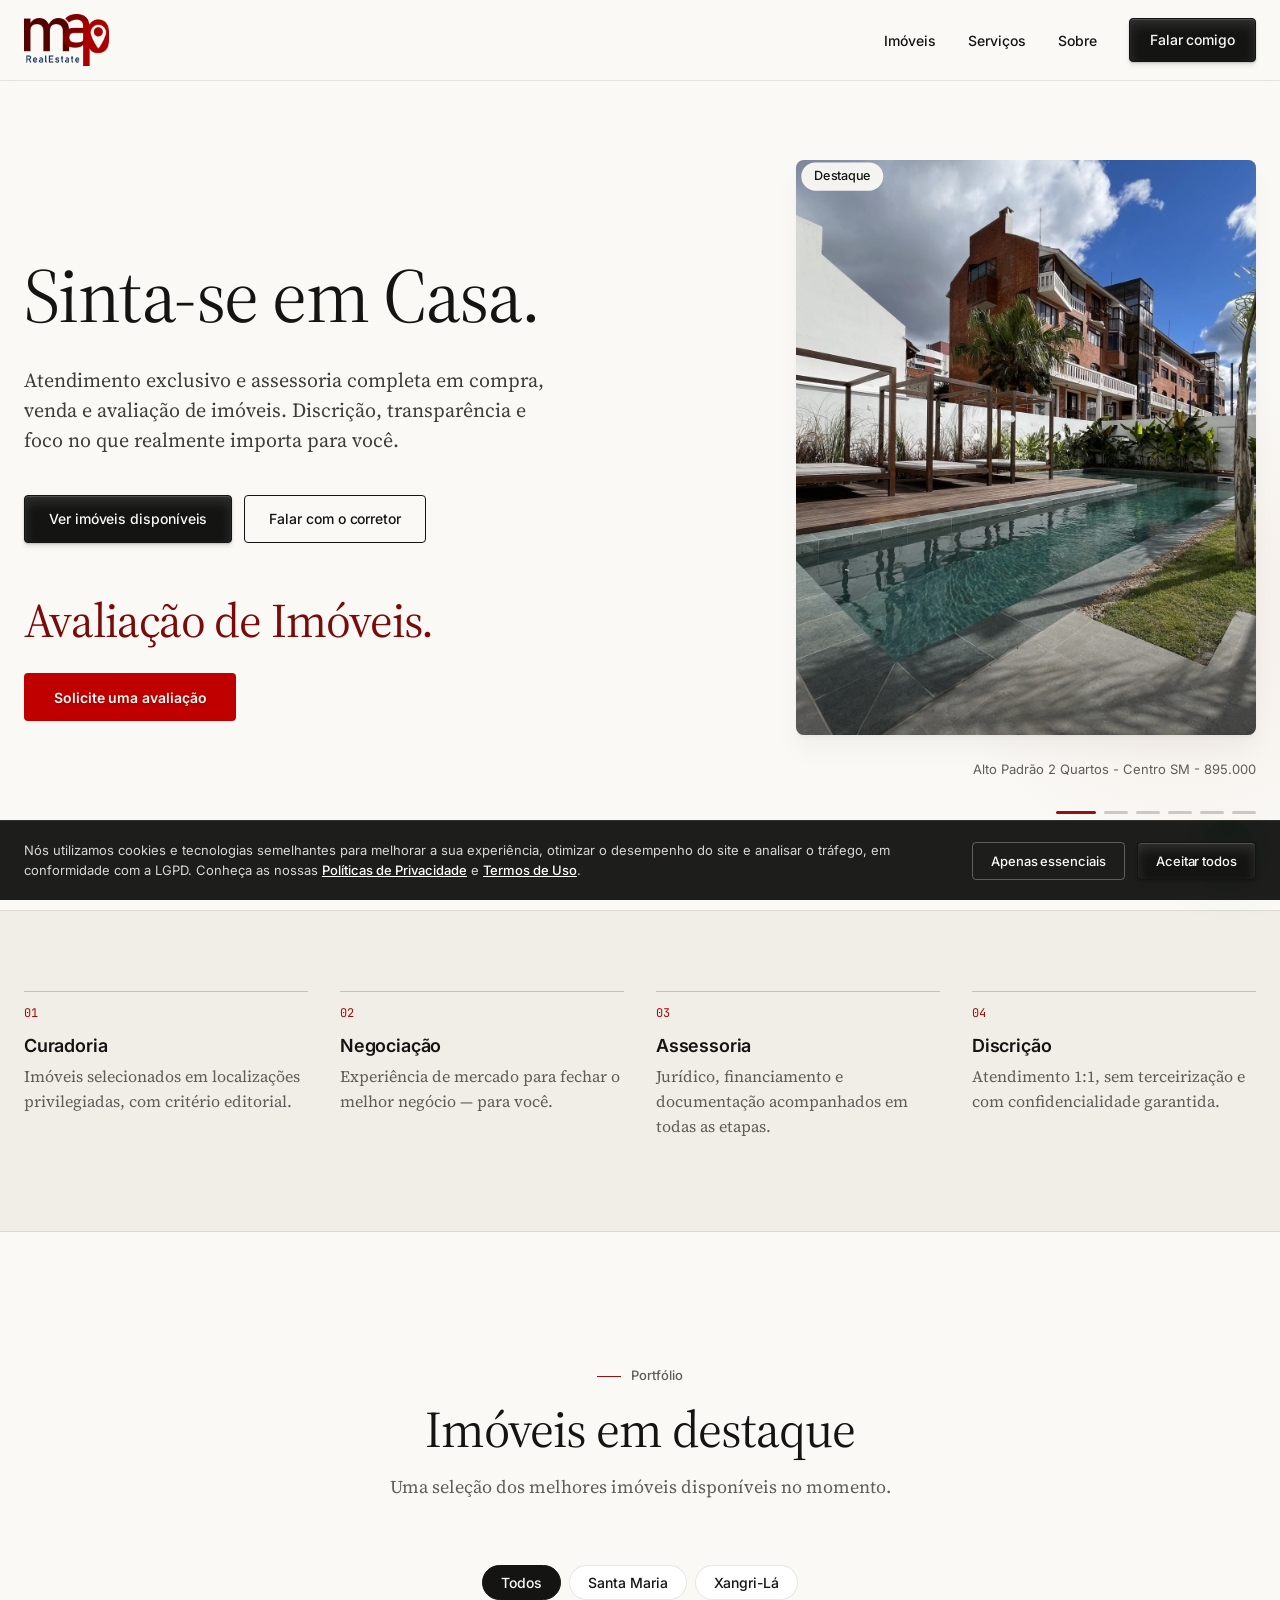
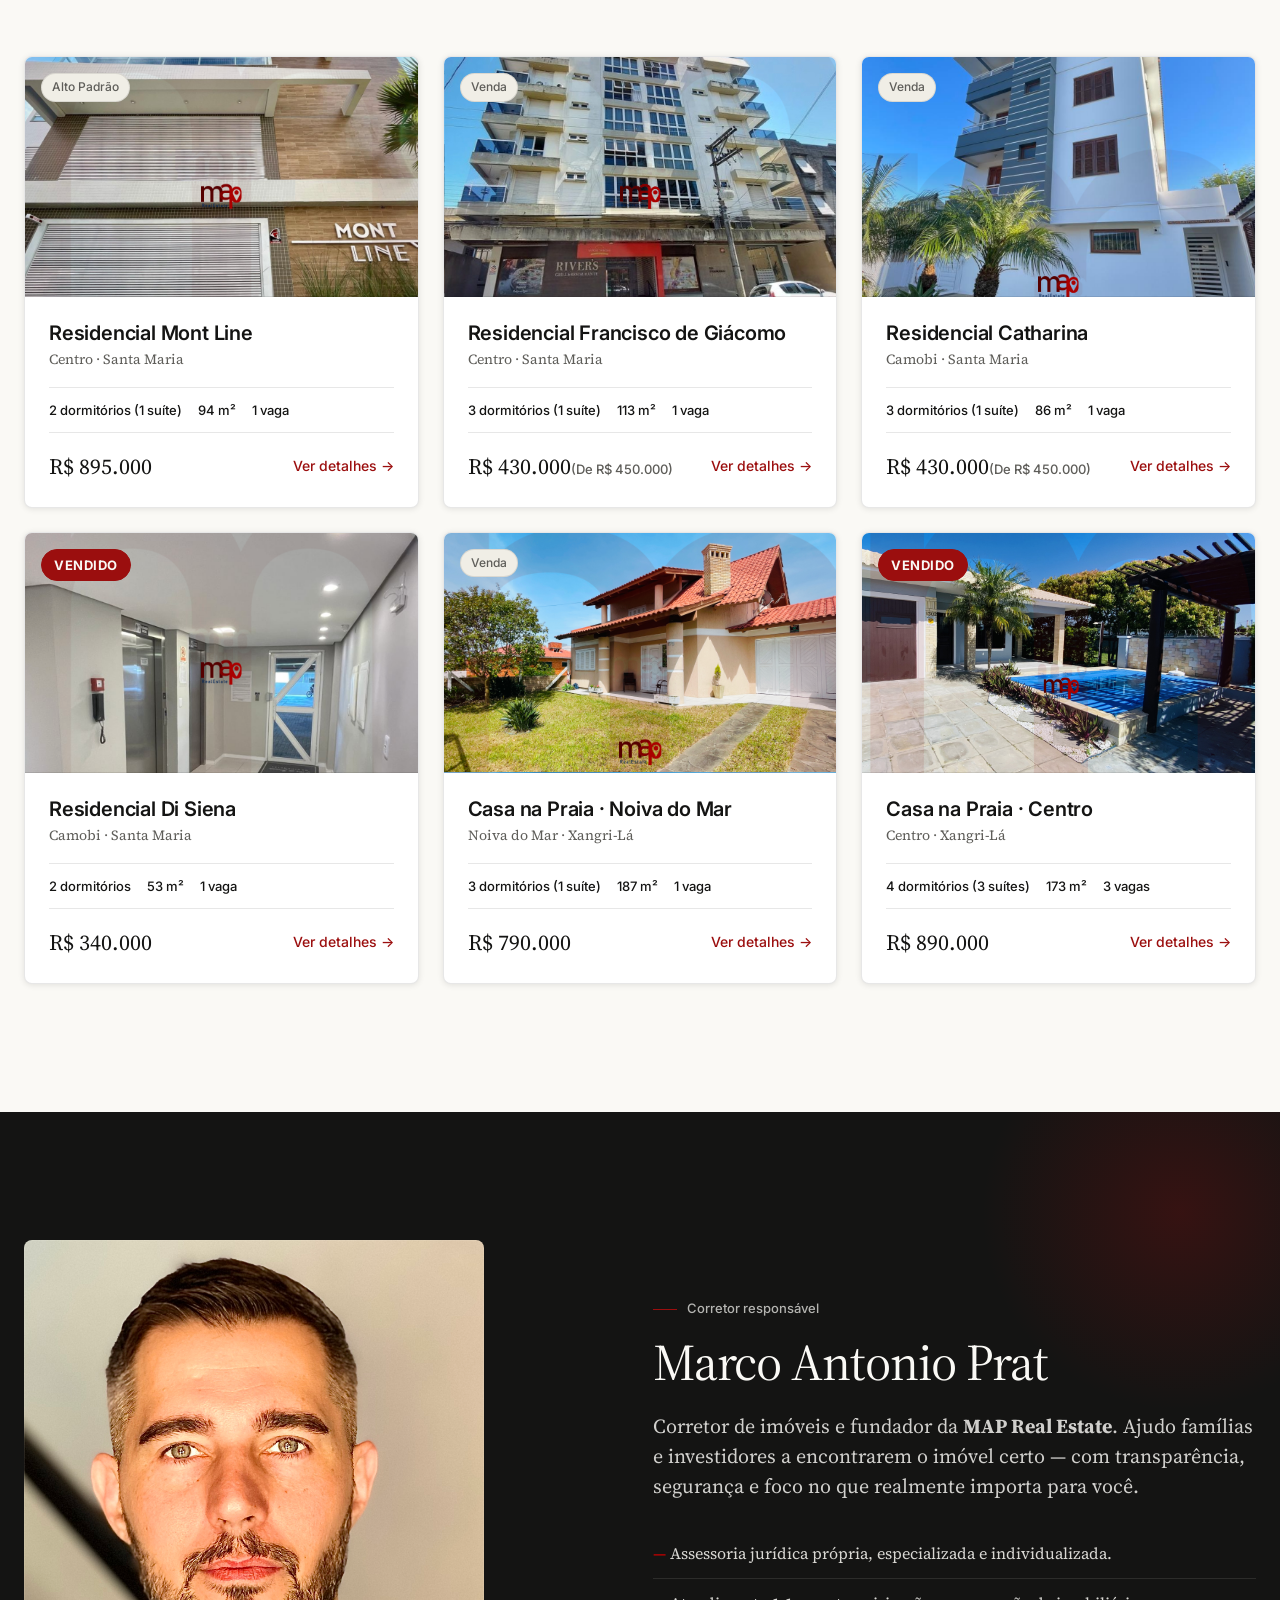
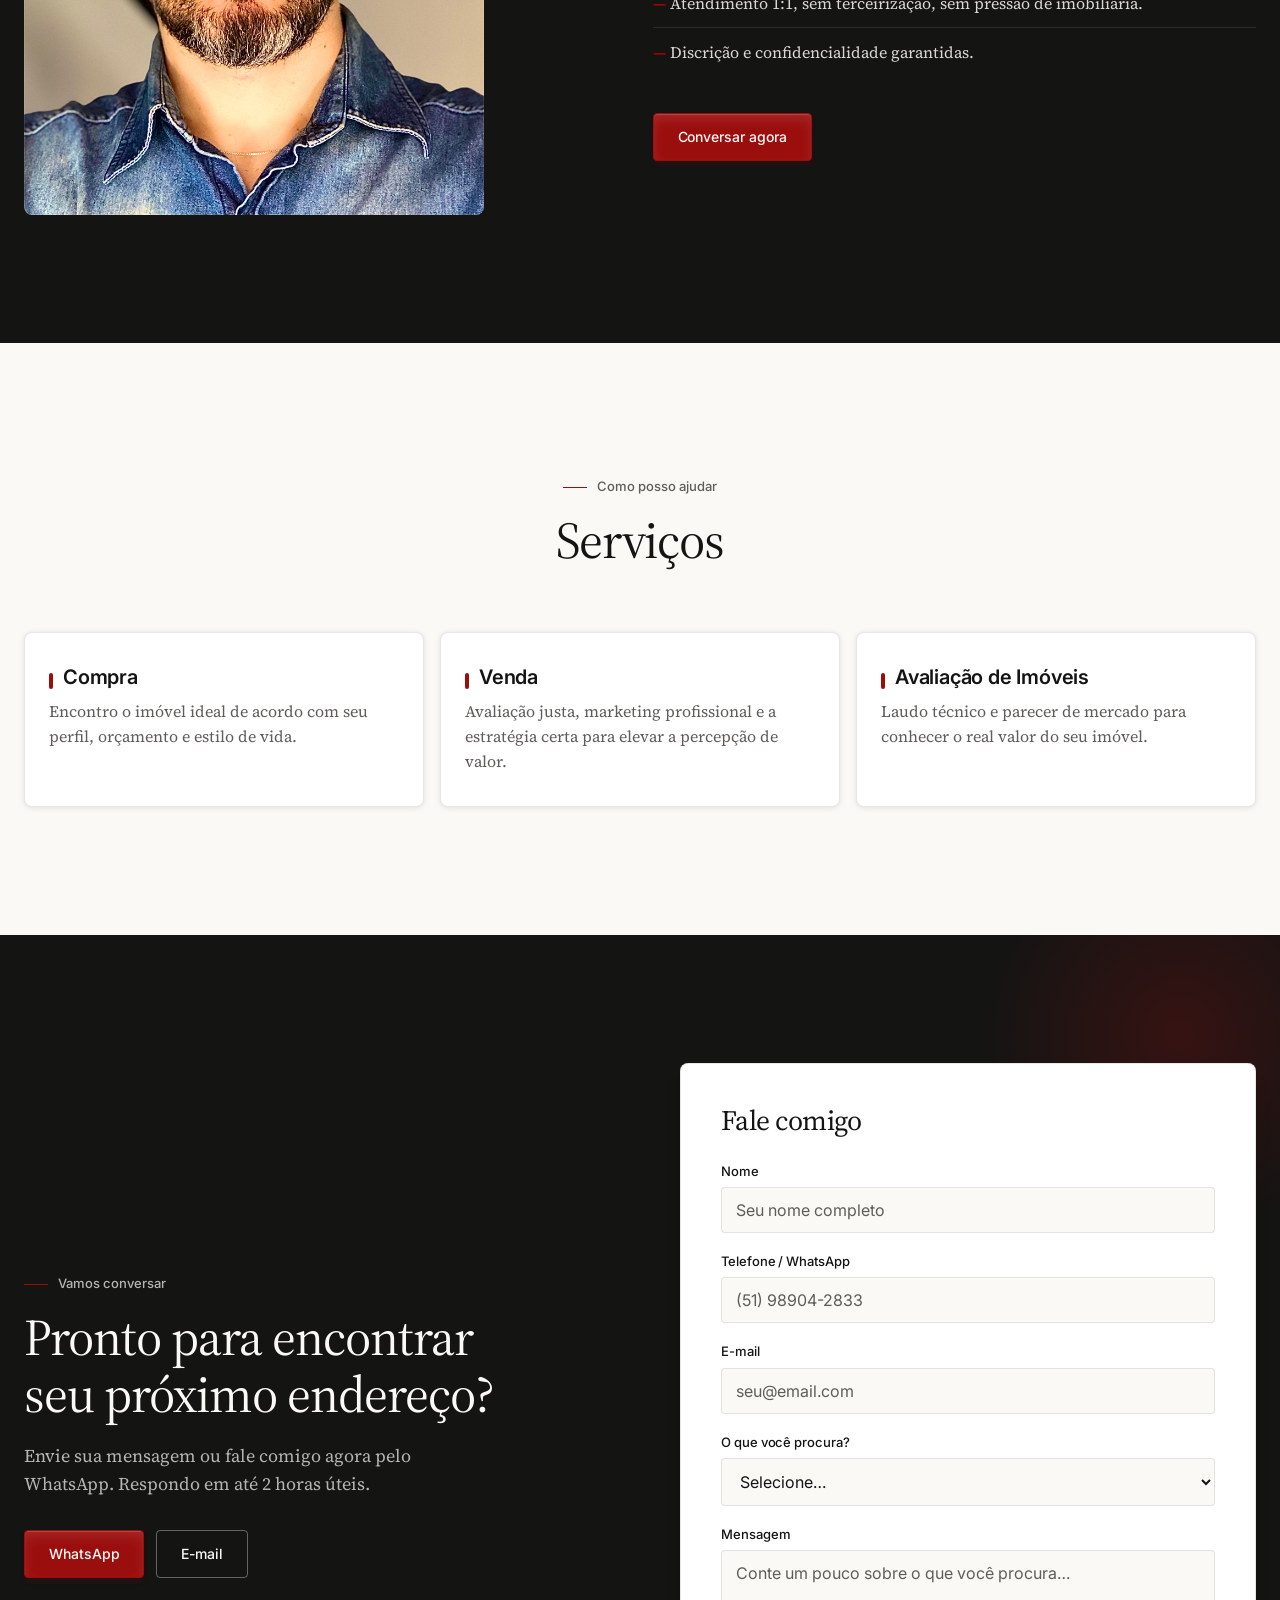
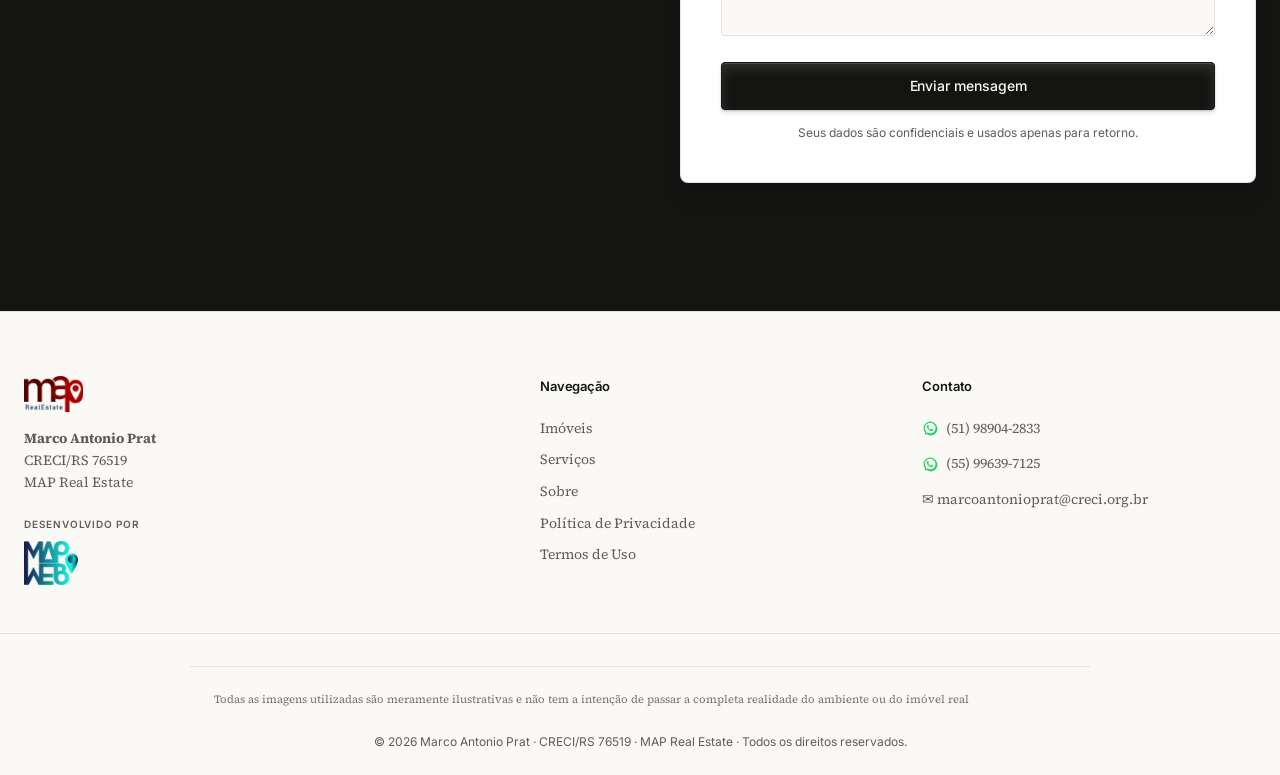
<file: index.html>
<!DOCTYPE html>
<html lang="pt-BR">
<head>
  <meta charset="UTF-8" />
  <meta name="viewport" content="width=device-width, initial-scale=1.0" />
  <title>Marco Antonio Prat · MAP Real Estate</title>
  <meta name="description" content="Marco Antonio Prat — Corretor de imóveis. MAP Real Estate. Curadoria, negociação e assessoria completa em compra, venda e avaliação de imóveis." />
  <meta name="robots" content="index, follow" />
  <link rel="canonical" href="https://marcoantonioprat.utilafull.com/" />

  <!-- Open Graph / Facebook / LinkedIn -->
  <meta property="og:type" content="website" />
  <meta property="og:url" content="https://marcoantonioprat.utilafull.com/" />
  <meta property="og:title" content="Marco Antonio Prat · MAP Real Estate" />
  <meta property="og:description" content="Marco Antonio Prat — Corretor de imóveis. MAP Real Estate. Curadoria, negociação e assessoria completa em compra, venda e avaliação de imóveis." />
  <meta property="og:image" content="https://marcoantonioprat.utilafull.com/assets/logo-map.png" />
  <meta property="og:site_name" content="MAP Real Estate" />
  <meta property="og:locale" content="pt_BR" />

  <!-- Twitter -->
  <meta property="twitter:card" content="summary_large_image" />
  <meta property="twitter:url" content="https://marcoantonioprat.utilafull.com/" />
  <meta property="twitter:title" content="Marco Antonio Prat · MAP Real Estate" />
  <meta property="twitter:description" content="Marco Antonio Prat — Corretor de imóveis. MAP Real Estate. Curadoria, negociação e assessoria completa em compra, venda e avaliação de imóveis." />
  <meta property="twitter:image" content="https://marcoantonioprat.utilafull.com/assets/logo-map.png" />

  <link rel="icon" type="image/png" href="assets/logo-map.png" />
  <link rel="preconnect" href="https://fonts.googleapis.com">
  <link rel="preconnect" href="https://fonts.gstatic.com" crossorigin>
  <link href="https://fonts.googleapis.com/css2?family=Source+Serif+4:opsz,wght@8..60,300..800&family=Inter:wght@400;500;600;700&family=JetBrains+Mono:wght@400;500&display=swap" rel="stylesheet">
  <link rel="stylesheet" href="styles.css?v=1.1" />

  <!-- Structured Data JSON-LD -->
  <script type="application/ld+json">
  {
    "@context": "https://schema.org",
    "@graph": [
      {
        "@type": "WebSite",
        "@id": "https://marcoantonioprat.utilafull.com/#website",
        "url": "https://marcoantonioprat.utilafull.com/",
        "name": "MAP Real Estate",
        "description": "Curadoria, negociação e assessoria completa em compra, venda e avaliação de imóveis.",
        "publisher": {
          "@id": "https://marcoantonioprat.utilafull.com/#agent"
        },
        "inLanguage": "pt-BR"
      },
      {
        "@type": "RealEstateAgent",
        "@id": "https://marcoantonioprat.utilafull.com/#agent",
        "name": "Marco Antonio Prat · MAP Real Estate",
        "image": "https://marcoantonioprat.utilafull.com/assets/logo-map.png",
        "url": "https://marcoantonioprat.utilafull.com/",
        "telephone": "+5551989042833",
        "priceRange": "$$$",
        "address": {
          "@type": "PostalAddress",
          "addressLocality": "Santa Maria",
          "addressRegion": "RS",
          "addressCountry": "BR"
        },
        "areaServed": [
          {
            "@type": "AdministrativeArea",
            "name": "Santa Maria, RS, Brasil"
          },
          {
            "@type": "AdministrativeArea",
            "name": "Xangri-Lá, RS, Brasil"
          }
        ],
        "sameAs": [
          "https://wa.me/5551989042833"
        ],
        "knowsAbout": [
          "Avaliação de Imóveis",
          "Compra de Imóveis",
          "Venda de Imóveis",
          "Mercado Imobiliário de Alto Padrão"
        ]
      }
    ]
  }
  </script>
</head>
<body>

  <!-- NAV -->
  <nav class="nav" id="nav">
    <div class="nav__inner container">
      <a href="#" class="brand">
        <img src="assets/logo-map.png" alt="MAP Real Estate" class="brand__logo" />
      </a>
      <ul class="nav__links">
        <li><a href="#imoveis">Imóveis</a></li>
        <li><a href="#servicos">Serviços</a></li>
        <li><a href="#sobre">Sobre</a></li>
        <li><a href="https://wa.me/5551989042833" target="_blank" rel="noopener" class="btn btn--primary btn--nav">Falar comigo</a></li>
      </ul>
      <button class="nav__burger" aria-label="Menu" id="burger">
        <span></span><span></span><span></span>
      </button>
    </div>
  </nav>

  <!-- HERO -->
  <header class="hero">
    <div class="container hero__grid">
      <div class="hero__text">
        <h1 class="hero__title">
          Sinta-se em Casa.
        </h1>
        <p class="hero__lead">
          Atendimento exclusivo e assessoria completa em compra, venda
          e avaliação de imóveis. Discrição, transparência e foco no que
          realmente importa para você.
        </p>
        <div class="hero__cta">
          <a href="#imoveis" class="btn btn--primary">Ver imóveis disponíveis</a>
          <a href="https://wa.me/5551989042833" target="_blank" rel="noopener" class="btn btn--secondary">Falar com o corretor</a>
        </div>
        <div class="hero__evaluation-box">
          <h4 class="hero__evaluation-title">Avaliação de Imóveis.</h4>
          <a href="https://wa.me/5551989042833?text=Ol%C3%A1%2C%20Marco.%20Gostaria%20de%20solicitar%20uma%20avalia%C3%A7%C3%A3o%20de%20im%C3%B3vel." target="_blank" rel="noopener" class="btn btn--3d-red">Solicite uma avaliação</a>
        </div>
      </div>

      <figure class="hero__media">
        <div class="hero__photo-frame" id="heroSlider">
          <!-- Slides preenchidos via JS a partir dos imóveis -->
        </div>
        <figcaption class="hero__caption" id="heroCaption">
          <span>Imóveis em destaque</span>
        </figcaption>
        <div class="hero__dots" id="heroDots" aria-label="Navegação dos imóveis"></div>
      </figure>
    </div>
  </header>

  <!-- DIFERENCIAIS -->
  <section class="section section--paper">
    <div class="container">
      <div class="features">
        <div class="feature reveal">
          <span class="feature__num">01</span>
          <h3>Curadoria</h3>
          <p>Imóveis selecionados em localizações privilegiadas, com critério editorial.</p>
        </div>
        <div class="feature reveal">
          <span class="feature__num">02</span>
          <h3>Negociação</h3>
          <p>Experiência de mercado para fechar o melhor negócio — para você.</p>
        </div>
        <div class="feature reveal">
          <span class="feature__num">03</span>
          <h3>Assessoria</h3>
          <p>Jurídico, financiamento e documentação acompanhados em todas as etapas.</p>
        </div>
        <div class="feature reveal">
          <span class="feature__num">04</span>
          <h3>Discrição</h3>
          <p>Atendimento 1:1, sem terceirização e com confidencialidade garantida.</p>
        </div>
      </div>
    </div>
  </section>

  <!-- IMÓVEIS -->
  <section class="section" id="imoveis">
    <div class="container">
      <header class="section__head reveal">
        <span class="eyebrow">Portfólio</span>
        <h2 class="section__title">Imóveis em destaque</h2>
        <p class="section__lead">Uma seleção dos melhores imóveis disponíveis no momento.</p>
      </header>

      <div class="filters reveal">
        <button class="chip active" data-filter="all">Todos</button>
        <button class="chip" data-filter="santa-maria">Santa Maria</button>
        <button class="chip" data-filter="xangri-la">Xangri-Lá</button>
      </div>

      <div class="cards" id="cardsContainer">
        <!-- Cards renderizados via JS -->
      </div>
    </div>
  </section>

  <!-- SOBRE -->
  <section class="section section--inverse" id="sobre">
    <div class="container about">
      <figure class="about__media reveal">
        <img src="assets/marco.png" alt="Marco Antonio Prat" />
      </figure>
      <div class="about__text reveal">
        <span class="eyebrow eyebrow--inverse">Corretor responsável</span>
        <h2 class="about__title">Marco Antonio Prat</h2>
        <p class="about__lead">
          Corretor de imóveis e fundador da <strong>MAP Real Estate</strong>.
          Ajudo famílias e investidores a encontrarem o imóvel certo — com
          transparência, segurança e foco no que realmente importa para você.
        </p>
        <ul class="about__list">
          <li>Assessoria jurídica própria, especializada e individualizada.</li>
          <li>Atendimento 1:1, sem terceirização, sem pressão de imobiliária.</li>
          <li>Discrição e confidencialidade garantidas.</li>
        </ul>
        <a href="https://wa.me/5551989042833" target="_blank" rel="noopener" class="btn btn--bordo">Conversar agora</a>
      </div>
    </div>
  </section>

  <!-- SERVIÇOS -->
  <section class="section" id="servicos">
    <div class="container">
      <header class="section__head reveal">
        <span class="eyebrow">Como posso ajudar</span>
        <h2 class="section__title">Serviços</h2>
      </header>
      <div class="services">
        <div class="service reveal">
          <h3>Compra</h3>
          <p>Encontro o imóvel ideal de acordo com seu perfil, orçamento e estilo de vida.</p>
        </div>
        <div class="service reveal">
          <h3>Venda</h3>
          <p>Avaliação justa, marketing profissional e a estratégia certa para elevar a percepção de valor.</p>
        </div>
        <div class="service reveal">
          <h3>Avaliação de Imóveis</h3>
          <p>Laudo técnico e parecer de mercado para conhecer o real valor do seu imóvel.</p>
        </div>
      </div>
    </div>
  </section>

  <!-- CTA / CONTATO -->
  <section class="section section--inverse cta" id="contato">
    <div class="container cta__grid">
      <div class="cta__text reveal">
        <span class="eyebrow eyebrow--inverse">Vamos conversar</span>
        <h2 class="cta__title">Pronto para encontrar<br/>seu próximo endereço?</h2>
        <p class="cta__lead">
          Envie sua mensagem ou fale comigo agora pelo WhatsApp.
          Respondo em até 2 horas úteis.
        </p>
        <div class="cta__channels">
          <a href="https://wa.me/5551989042833" target="_blank" rel="noopener" class="btn btn--bordo">WhatsApp</a>
          <a href="mailto:marcoantonioprat@creci.org.br" class="btn btn--ghost-inverse">E-mail</a>
        </div>
      </div>

      <form class="form reveal" id="contatoForm" onsubmit="enviarFormulario(event)">
        <h3 class="form__title">Fale comigo</h3>
        <label>
          <span>Nome</span>
          <input type="text" name="nome" required placeholder="Seu nome completo" />
        </label>
        <label>
          <span>Telefone / WhatsApp</span>
          <input type="tel" name="telefone" required placeholder="(51) 98904-2833" />
        </label>
        <label>
          <span>E-mail</span>
          <input type="email" name="email" required placeholder="seu@email.com" />
        </label>
        <label>
          <span>O que você procura?</span>
          <select name="interesse" required>
            <option value="">Selecione…</option>
            <option>Comprar imóvel</option>
            <option>Vender imóvel</option>
            <option>Avaliação de imóvel</option>
            <option>Investimento</option>
          </select>
        </label>
        <label>
          <span>Mensagem</span>
          <textarea name="mensagem" rows="3" placeholder="Conte um pouco sobre o que você procura…"></textarea>
        </label>
        <button type="submit" class="btn btn--primary btn--block">Enviar mensagem</button>
        <p class="form__note">Seus dados são confidenciais e usados apenas para retorno.</p>
      </form>
    </div>
  </section>

  <!-- FOOTER -->
  <footer class="footer">
    <div class="container footer__inner">
      <div class="footer__brand">
        <img src="assets/logo-map.png" alt="MAP Real Estate" class="footer__logo" />
        <p><strong>Marco Antonio Prat</strong><br/>CRECI/RS 76519<br/>MAP Real Estate</p>
        <div class="footer__dev-brand">
          <span class="footer__dev-label">DESENVOLVIDO POR</span>
          <a href="https://mapweb.utilafull.com/" target="_blank" rel="noopener" class="footer__dev-link">
            <img src="assets/MAPW_Logo_Web.png" alt="MAP Web" class="footer__dev-logo-web" />
          </a>
        </div>
      </div>
      <div>
        <h5>Navegação</h5>
        <ul>
          <li><a href="#imoveis">Imóveis</a></li>
          <li><a href="#servicos">Serviços</a></li>
          <li><a href="#sobre">Sobre</a></li>
          <li><a href="politica-de-privacidade.html">Política de Privacidade</a></li>
          <li><a href="termos-de-uso.html">Termos de Uso</a></li>
        </ul>
      </div>
      <div>
        <h5>Contato</h5>
        <ul class="footer__contact">
          <li>
            <a href="https://wa.me/5551989042833" target="_blank" rel="noopener">
              <svg viewBox="0 0 24 24" width="16" height="16" fill="currentColor"><path d="M19.05 4.91A10 10 0 0 0 4.94 19.05L4 22l3.06-.93A10 10 0 1 0 19.05 4.91zM12 20a8 8 0 0 1-4.07-1.12l-.29-.17-1.82.55.55-1.77-.18-.3A8 8 0 1 1 12 20zm4.4-5.94c-.24-.12-1.43-.7-1.65-.78-.22-.08-.38-.12-.55.12-.16.24-.62.78-.76.94-.14.16-.28.18-.52.06s-1.02-.38-1.94-1.2c-.72-.64-1.2-1.42-1.34-1.66-.14-.24-.02-.36.1-.48.1-.1.24-.28.36-.42.12-.14.16-.24.24-.4.08-.16.04-.3-.02-.42-.06-.12-.55-1.32-.75-1.8-.2-.48-.4-.42-.55-.42h-.47c-.16 0-.42.06-.64.3-.22.24-.84.82-.84 2 0 1.18.86 2.32.98 2.48.12.16 1.7 2.6 4.12 3.64.58.24 1.02.38 1.37.49.58.18 1.1.16 1.52.1.46-.07 1.43-.58 1.63-1.15.2-.57.2-1.05.14-1.15-.06-.1-.22-.16-.46-.28z"/></svg>
              (51) 98904-2833
            </a>
          </li>
          <li>
            <a href="https://wa.me/5555996397125" target="_blank" rel="noopener">
              <svg viewBox="0 0 24 24" width="16" height="16" fill="currentColor"><path d="M19.05 4.91A10 10 0 0 0 4.94 19.05L4 22l3.06-.93A10 10 0 1 0 19.05 4.91zM12 20a8 8 0 0 1-4.07-1.12l-.29-.17-1.82.55.55-1.77-.18-.3A8 8 0 1 1 12 20zm4.4-5.94c-.24-.12-1.43-.7-1.65-.78-.22-.08-.38-.12-.55.12-.16.24-.62.78-.76.94-.14.16-.28.18-.52.06s-1.02-.38-1.94-1.2c-.72-.64-1.2-1.42-1.34-1.66-.14-.24-.02-.36.1-.48.1-.1.24-.28.36-.42.12-.14.16-.24.24-.4.08-.16.04-.3-.02-.42-.06-.12-.55-1.32-.75-1.8-.2-.48-.4-.42-.55-.42h-.47c-.16 0-.42.06-.64.3-.22.24-.84.82-.84 2 0 1.18.86 2.32.98 2.48.12.16 1.7 2.6 4.12 3.64.58.24 1.02.38 1.37.49.58.18 1.1.16 1.52.1.46-.07 1.43-.58 1.63-1.15.2-.57.2-1.05.14-1.15-.06-.1-.22-.16-.46-.28z"/></svg>
              (55) 99639-7125
            </a>
          </li>
          <li><a href="mailto:marcoantonioprat@creci.org.br">✉ marcoantonioprat@creci.org.br</a></li>
        </ul>
      </div>
    </div>
    <div class="footer__disclaimer container">
      Todas as imagens utilizadas são meramente ilustrativas e não tem a intenção de passar a completa realidade do ambiente ou do imóvel real
    </div>
    <div class="footer__bottom container">
      © <span id="year"></span> Marco Antonio Prat · CRECI/RS 76519 · MAP Real Estate · Todos os direitos reservados.
    </div>
  </footer>

  <!-- WhatsApp float -->
  <a href="https://wa.me/5551989042833" target="_blank" rel="noopener" class="wa-float" aria-label="WhatsApp">
    <svg viewBox="0 0 24 24" width="24" height="24" fill="currentColor" aria-hidden="true">
      <path d="M19.05 4.91A10 10 0 0 0 4.94 19.05L4 22l3.06-.93A10 10 0 1 0 19.05 4.91zM12 20a8 8 0 0 1-4.07-1.12l-.29-.17-1.82.55.55-1.77-.18-.3A8 8 0 1 1 12 20zm4.4-5.94c-.24-.12-1.43-.7-1.65-.78-.22-.08-.38-.12-.55.12-.16.24-.62.78-.76.94-.14.16-.28.18-.52.06s-1.02-.38-1.94-1.2c-.72-.64-1.2-1.42-1.34-1.66-.14-.24-.02-.36.1-.48.1-.1.24-.28.36-.42.12-.14.16-.24.24-.4.08-.16.04-.3-.02-.42-.06-.12-.55-1.32-.75-1.8-.2-.48-.4-.42-.55-.42h-.47c-.16 0-.42.06-.64.3-.22.24-.84.82-.84 2 0 1.18.86 2.32.98 2.48.12.16 1.7 2.6 4.12 3.64.58.24 1.02.38 1.37.49.58.18 1.1.16 1.52.1.46-.07 1.43-.58 1.63-1.15.2-.57.2-1.05.14-1.15-.06-.1-.22-.16-.46-.28z"/>
    </svg>
  </a>

  <script src="data/imoveis.js"></script>
  <script src="script.js"></script>
  <script src="assets/cookie-consent.js" defer></script>
</body>
</html>
</file>
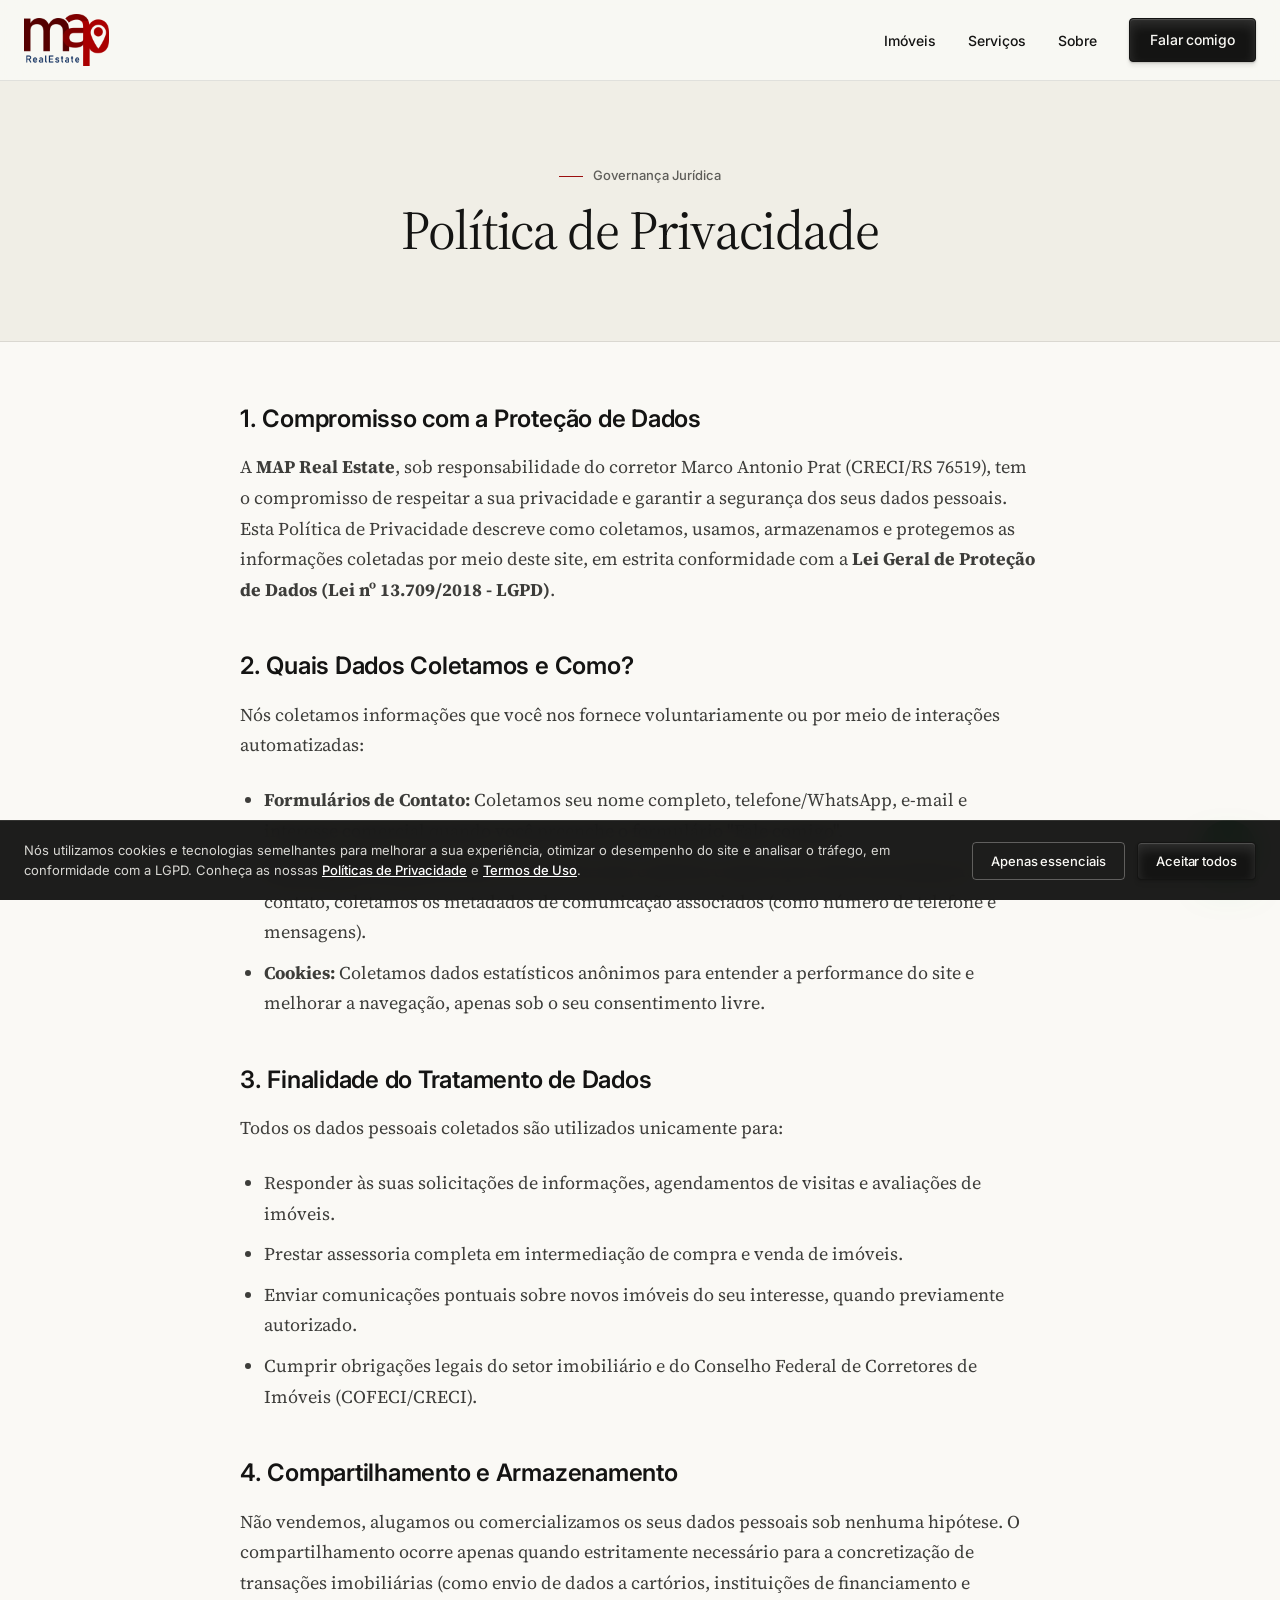
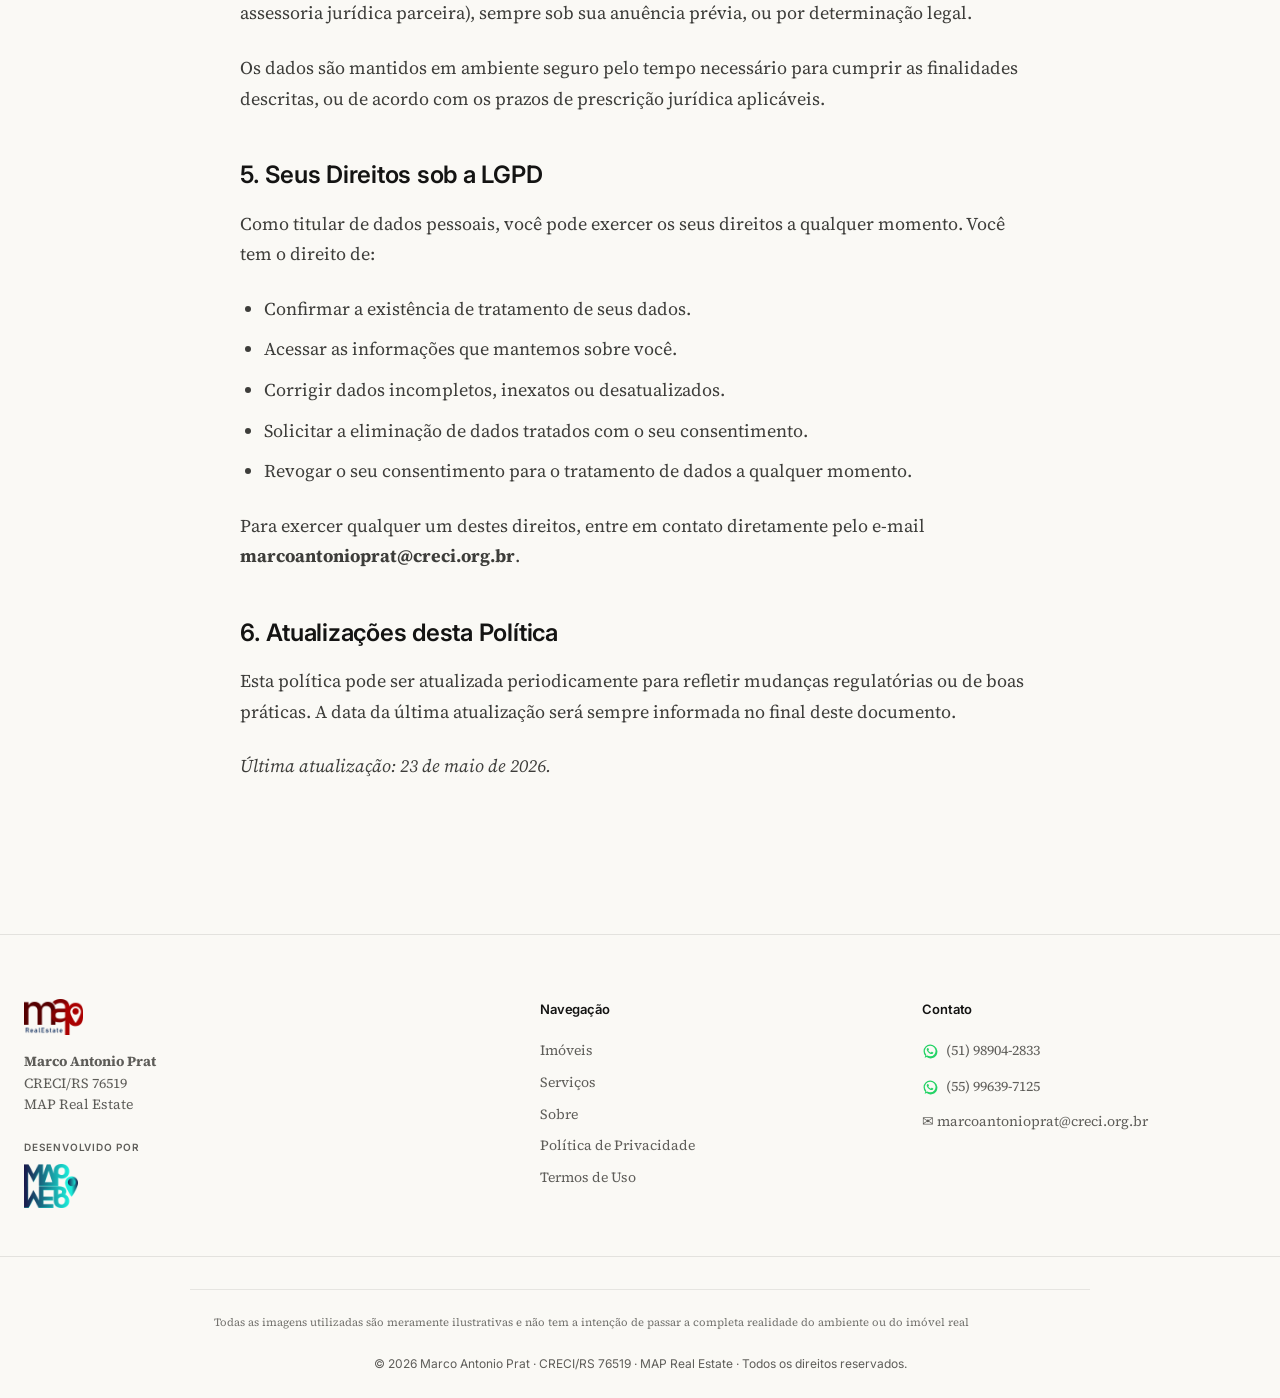
<file: politica-de-privacidade.html>
<!DOCTYPE html>
<html lang="pt-BR">
<head>
  <meta charset="UTF-8" />
  <meta name="viewport" content="width=device-width, initial-scale=1.0" />
  <title>Política de Privacidade · MAP Real Estate</title>
  <meta name="description" content="Política de Privacidade da MAP Real Estate. Informações sobre tratamento de dados pessoais em conformidade com a LGPD." />
  <meta name="robots" content="noindex, follow" />
  <link rel="icon" type="image/png" href="assets/logo-map.png" />
  <link rel="preconnect" href="https://fonts.googleapis.com">
  <link rel="preconnect" href="https://fonts.gstatic.com" crossorigin>
  <link href="https://fonts.googleapis.com/css2?family=Source+Serif+4:opsz,wght@8..60,300..800&family=Inter:wght@400;500;600;700&display=swap" rel="stylesheet">
  <link rel="stylesheet" href="styles.css?v=1.1" />
</head>
<body>

  <!-- NAV -->
  <nav class="nav" id="nav">
    <div class="nav__inner container">
      <a href="index.html" class="brand">
        <img src="assets/logo-map.png" alt="MAP Real Estate" class="brand__logo" />
      </a>
      <ul class="nav__links">
        <li><a href="index.html#imoveis">Imóveis</a></li>
        <li><a href="index.html#servicos">Serviços</a></li>
        <li><a href="index.html#sobre">Sobre</a></li>
        <li><a href="https://wa.me/5551989042833" target="_blank" rel="noopener" class="btn btn--primary btn--nav">Falar comigo</a></li>
      </ul>
      <button class="nav__burger" aria-label="Menu" id="burger">
        <span></span><span></span><span></span>
      </button>
    </div>
  </nav>

  <!-- HERO -->
  <header class="legal-hero">
    <div class="container">
      <span class="eyebrow">Governança Jurídica</span>
      <h1>Política de Privacidade</h1>
    </div>
  </header>

  <!-- CONTENT -->
  <main class="legal-content container">
    <article class="legal-content__inner">
      <h2>1. Compromisso com a Proteção de Dados</h2>
      <p>
        A <strong>MAP Real Estate</strong>, sob responsabilidade do corretor Marco Antonio Prat (CRECI/RS 76519), tem o compromisso de respeitar a sua privacidade e garantir a segurança dos seus dados pessoais. Esta Política de Privacidade descreve como coletamos, usamos, armazenamos e protegemos as informações coletadas por meio deste site, em estrita conformidade com a <strong>Lei Geral de Proteção de Dados (Lei nº 13.709/2018 - LGPD)</strong>.
      </p>

      <h2>2. Quais Dados Coletamos e Como?</h2>
      <p>
        Nós coletamos informações que você nos fornece voluntariamente ou por meio de interações automatizadas:
      </p>
      <ul>
        <li><strong>Formulários de Contato:</strong> Coletamos seu nome completo, telefone/WhatsApp, e-mail e interesse comercial quando você preenche o formulário "Fale comigo".</li>
        <li><strong>WhatsApp e E-mail:</strong> Quando você inicia uma conversa conosco por meio dos botões de contato, coletamos os metadados de comunicação associados (como número de telefone e mensagens).</li>
        <li><strong>Cookies:</strong> Coletamos dados estatísticos anônimos para entender a performance do site e melhorar a navegação, apenas sob o seu consentimento livre.</li>
      </ul>

      <h2>3. Finalidade do Tratamento de Dados</h2>
      <p>
        Todos os dados pessoais coletados são utilizados unicamente para:
      </p>
      <ul>
        <li>Responder às suas solicitações de informações, agendamentos de visitas e avaliações de imóveis.</li>
        <li>Prestar assessoria completa em intermediação de compra e venda de imóveis.</li>
        <li>Enviar comunicações pontuais sobre novos imóveis do seu interesse, quando previamente autorizado.</li>
        <li>Cumprir obrigações legais do setor imobiliário e do Conselho Federal de Corretores de Imóveis (COFECI/CRECI).</li>
      </ul>

      <h2>4. Compartilhamento e Armazenamento</h2>
      <p>
        Não vendemos, alugamos ou comercializamos os seus dados pessoais sob nenhuma hipótese. O compartilhamento ocorre apenas quando estritamente necessário para a concretização de transações imobiliárias (como envio de dados a cartórios, instituições de financiamento e assessoria jurídica parceira), sempre sob sua anuência prévia, ou por determinação legal.
      </p>
      <p>
        Os dados são mantidos em ambiente seguro pelo tempo necessário para cumprir as finalidades descritas, ou de acordo com os prazos de prescrição jurídica aplicáveis.
      </p>

      <h2>5. Seus Direitos sob a LGPD</h2>
      <p>
        Como titular de dados pessoais, você pode exercer os seus direitos a qualquer momento. Você tem o direito de:
      </p>
      <ul>
        <li>Confirmar a existência de tratamento de seus dados.</li>
        <li>Acessar as informações que mantemos sobre você.</li>
        <li>Corrigir dados incompletos, inexatos ou desatualizados.</li>
        <li>Solicitar a eliminação de dados tratados com o seu consentimento.</li>
        <li>Revogar o seu consentimento para o tratamento de dados a qualquer momento.</li>
      </ul>
      <p>
        Para exercer qualquer um destes direitos, entre em contato diretamente pelo e-mail <strong>marcoantonioprat@creci.org.br</strong>.
      </p>

      <h2>6. Atualizações desta Política</h2>
      <p>
        Esta política pode ser atualizada periodicamente para refletir mudanças regulatórias ou de boas práticas. A data da última atualização será sempre informada no final deste documento.
      </p>
      <p><em>Última atualização: 23 de maio de 2026.</em></p>
    </article>
  </main>

  <!-- FOOTER -->
  <footer class="footer">
    <div class="container footer__inner">
      <div class="footer__brand">
        <img src="assets/logo-map.png" alt="MAP Real Estate" class="footer__logo" />
        <p><strong>Marco Antonio Prat</strong><br/>CRECI/RS 76519<br/>MAP Real Estate</p>
        <div class="footer__dev-brand">
          <span class="footer__dev-label">DESENVOLVIDO POR</span>
          <a href="https://mapweb.utilafull.com/" target="_blank" rel="noopener" class="footer__dev-link">
            <img src="assets/MAPW_Logo_Web.png" alt="MAP Web" class="footer__dev-logo-web" />
          </a>
        </div>
      </div>
      <div>
        <h5>Navegação</h5>
        <ul>
          <li><a href="index.html#imoveis">Imóveis</a></li>
          <li><a href="index.html#servicos">Serviços</a></li>
          <li><a href="index.html#sobre">Sobre</a></li>
          <li><a href="politica-de-privacidade.html">Política de Privacidade</a></li>
          <li><a href="termos-de-uso.html">Termos de Uso</a></li>
        </ul>
      </div>
      <div>
        <h5>Contato</h5>
        <ul class="footer__contact">
          <li>
            <a href="https://wa.me/5551989042833" target="_blank" rel="noopener">
              <svg viewBox="0 0 24 24" width="16" height="16" fill="currentColor"><path d="M19.05 4.91A10 10 0 0 0 4.94 19.05L4 22l3.06-.93A10 10 0 1 0 19.05 4.91zM12 20a8 8 0 0 1-4.07-1.12l-.29-.17-1.82.55.55-1.77-.18-.3A8 8 0 1 1 12 20zm4.4-5.94c-.24-.12-1.43-.7-1.65-.78-.22-.08-.38-.12-.55.12-.16.24-.62.78-.76.94-.14.16-.28.18-.52.06s-1.02-.38-1.94-1.2c-.72-.64-1.2-1.42-1.34-1.66-.14-.24-.02-.36.1-.48.1-.1.24-.28.36-.42.12-.14.16-.24.24-.4.08-.16.04-.3-.02-.42-.06-.12-.55-1.32-.75-1.8-.2-.48-.4-.42-.55-.42h-.47c-.16 0-.42.06-.64.3-.22.24-.84.82-.84 2 0 1.18.86 2.32.98 2.48.12.16 1.7 2.6 4.12 3.64.58.24 1.02.38 1.37.49.58.18 1.1.16 1.52.1.46-.07 1.43-.58 1.63-1.15.2-.57.2-1.05.14-1.15-.06-.1-.22-.16-.46-.28z"/></svg>
              (51) 98904-2833
            </a>
          </li>
          <li>
            <a href="https://wa.me/5555996397125" target="_blank" rel="noopener">
              <svg viewBox="0 0 24 24" width="16" height="16" fill="currentColor"><path d="M19.05 4.91A10 10 0 0 0 4.94 19.05L4 22l3.06-.93A10 10 0 1 0 19.05 4.91zM12 20a8 8 0 0 1-4.07-1.12l-.29-.17-1.82.55.55-1.77-.18-.3A8 8 0 1 1 12 20zm4.4-5.94c-.24-.12-1.43-.7-1.65-.78-.22-.08-.38-.12-.55.12-.16.24-.62.78-.76.94-.14.16-.28.18-.52.06s-1.02-.38-1.94-1.2c-.72-.64-1.2-1.42-1.34-1.66-.14-.24-.02-.36.1-.48.1-.1.24-.28.36-.42.12-.14.16-.24.24-.4.08-.16.04-.3-.02-.42-.06-.12-.55-1.32-.75-1.8-.2-.48-.4-.42-.55-.42h-.47c-.16 0-.42.06-.64.3-.22.24-.84.82-.84 2 0 1.18.86 2.32.98 2.48.12.16 1.7 2.6 4.12 3.64.58.24 1.02.38 1.37.49.58.18 1.1.16 1.52.1.46-.07 1.43-.58 1.63-1.15.2-.57.2-1.05.14-1.15-.06-.1-.22-.16-.46-.28z"/></svg>
              (55) 99639-7125
            </a>
          </li>
          <li><a href="mailto:marcoantonioprat@creci.org.br">✉ marcoantonioprat@creci.org.br</a></li>
        </ul>
      </div>
    </div>
    <div class="footer__disclaimer container">
      Todas as imagens utilizadas são meramente ilustrativas e não tem a intenção de passar a completa realidade do ambiente ou do imóvel real
    </div>
    <div class="footer__bottom container">
      © 2026 Marco Antonio Prat · CRECI/RS 76519 · MAP Real Estate · Todos os direitos reservados.
    </div>
  </footer>

  <a href="https://wa.me/5551989042833" target="_blank" rel="noopener" class="wa-float" aria-label="WhatsApp">
    <svg viewBox="0 0 24 24" width="24" height="24" fill="currentColor" aria-hidden="true">
      <path d="M19.05 4.91A10 10 0 0 0 4.94 19.05L4 22l3.06-.93A10 10 0 1 0 19.05 4.91zM12 20a8 8 0 0 1-4.07-1.12l-.29-.17-1.82.55.55-1.77-.18-.3A8 8 0 1 1 12 20zm4.4-5.94c-.24-.12-1.43-.7-1.65-.78-.22-.08-.38-.12-.55.12-.16.24-.62.78-.76.94-.14.16-.28.18-.52.06s-1.02-.38-1.94-1.2c-.72-.64-1.2-1.42-1.34-1.66-.14-.24-.02-.36.1-.48.1-.1.24-.28.36-.42.12-.14.16-.24.24-.4.08-.16.04-.3-.02-.42-.06-.12-.55-1.32-.75-1.8-.2-.48-.4-.42-.55-.42h-.47c-.16 0-.42.06-.64.3-.22.24-.84.82-.84 2 0 1.18.86 2.32.98 2.48.12.16 1.7 2.6 4.12 3.64.58.24 1.02.38 1.37.49.58.18 1.1.16 1.52.1.46-.07 1.43-.58 1.63-1.15.2-.57.2-1.05.14-1.15-.06-.1-.22-.16-.46-.28z"/>
    </svg>
  </a>

  <script src="assets/cookie-consent.js" defer></script>
  <script>
    // Configura o menu burger para a página jurídica
    const burger = document.getElementById('burger');
    const navLinks = document.querySelector('.nav__links');
    burger?.addEventListener('click', () => {
      const isOpen = navLinks.classList.toggle('open');
      if (isOpen) {
        Object.assign(navLinks.style, {
          display: 'flex',
          position: 'absolute',
          top: '100%',
          right: '24px',
          flexDirection: 'column',
          alignItems: 'flex-start',
          background: 'rgba(250, 249, 245, 0.98)',
          backdropFilter: 'blur(20px)',
          padding: '20px',
          borderRadius: '8px',
          border: '1px solid rgba(20, 20, 19, 0.10)',
          boxShadow: '0 16px 40px rgba(20, 20, 19, 0.14)',
          gap: '16px'
        });
      } else {
        navLinks.removeAttribute('style');
      }
    });
  </script>
</body>
</html>
</file>
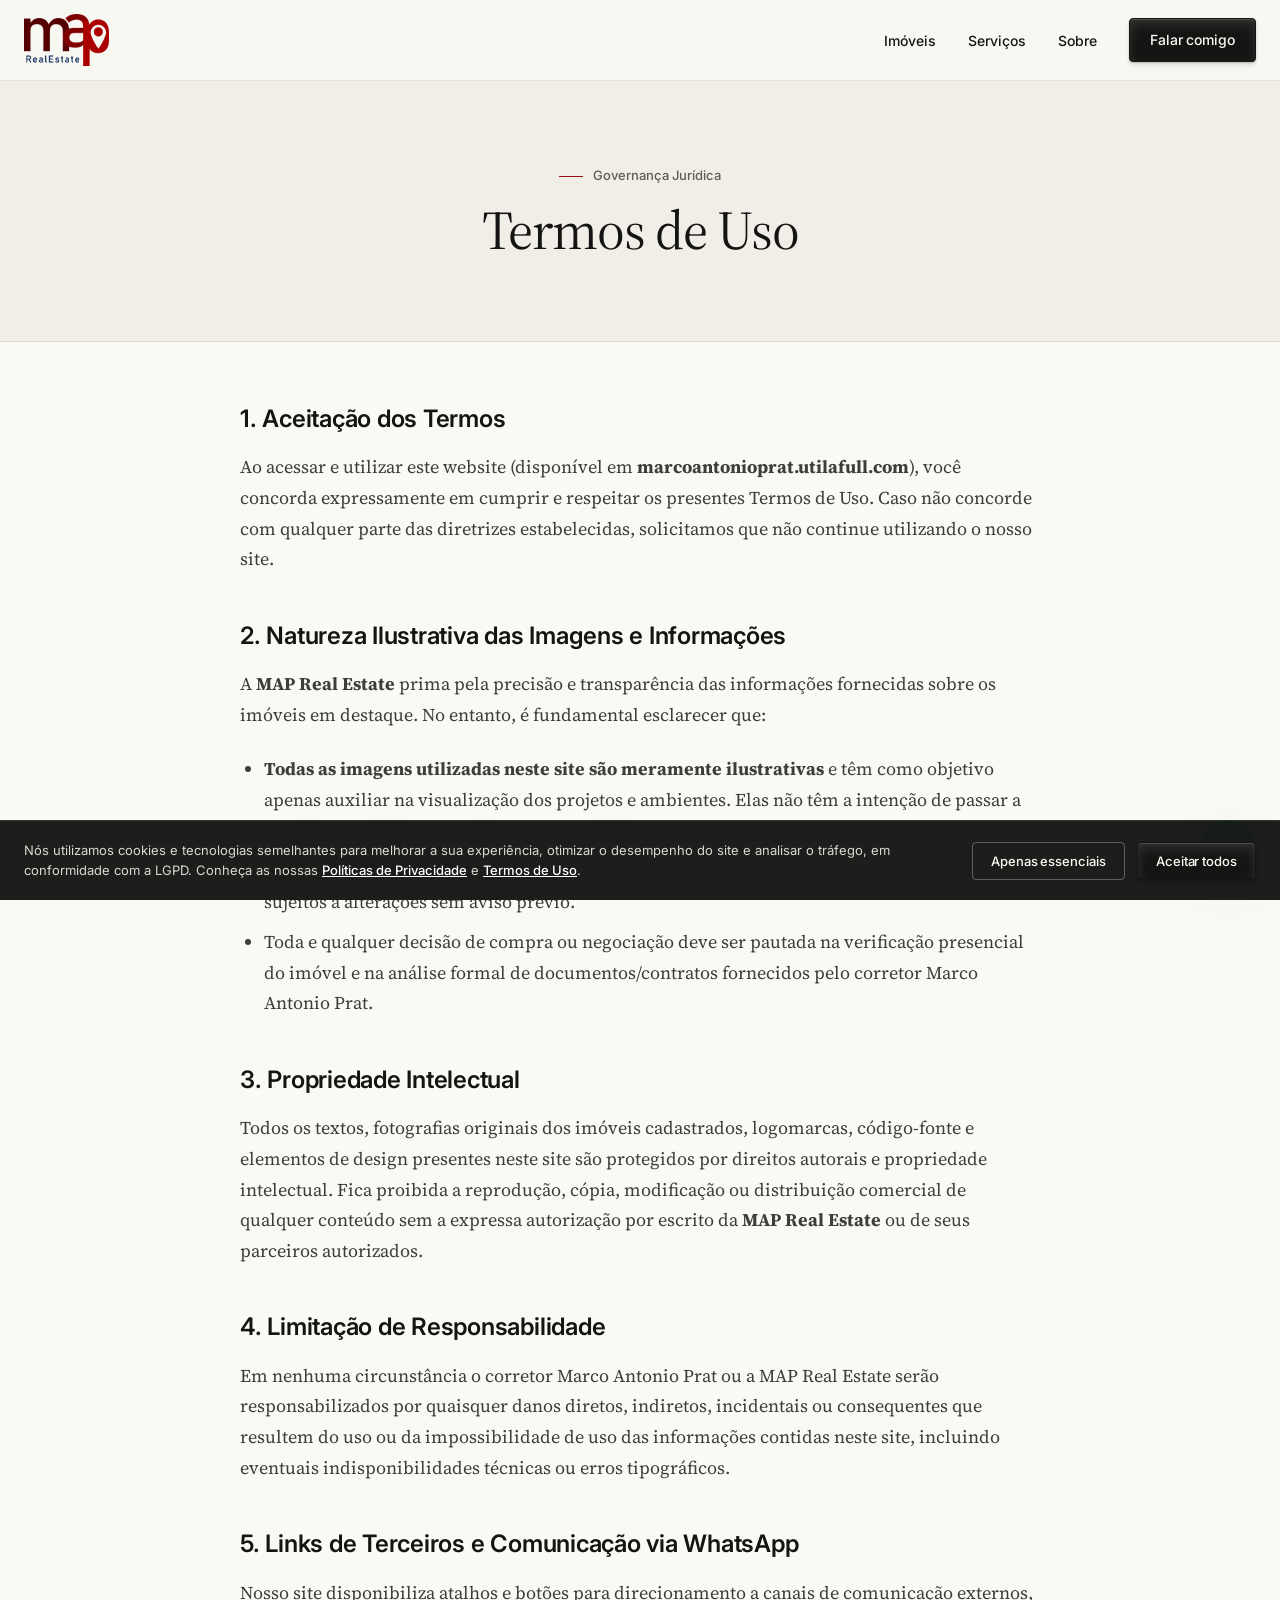
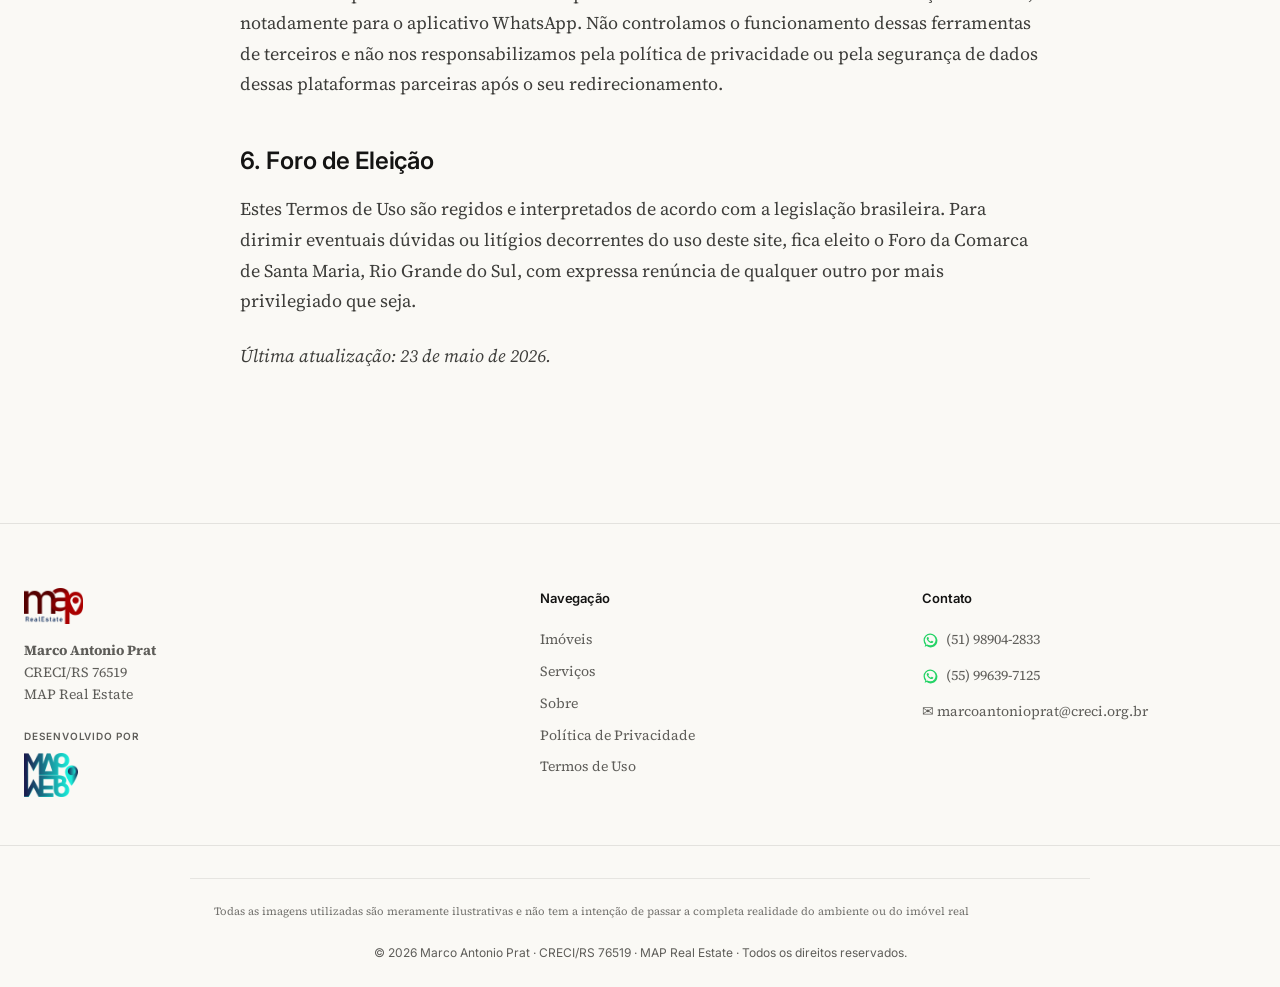
<file: termos-de-uso.html>
<!DOCTYPE html>
<html lang="pt-BR">
<head>
  <meta charset="UTF-8" />
  <meta name="viewport" content="width=device-width, initial-scale=1.0" />
  <title>Termos de Uso · MAP Real Estate</title>
  <meta name="description" content="Termos de Uso do site MAP Real Estate. Diretrizes para utilização das informações e conteúdos do site." />
  <meta name="robots" content="noindex, follow" />
  <link rel="icon" type="image/png" href="assets/logo-map.png" />
  <link rel="preconnect" href="https://fonts.googleapis.com">
  <link rel="preconnect" href="https://fonts.gstatic.com" crossorigin>
  <link href="https://fonts.googleapis.com/css2?family=Source+Serif+4:opsz,wght@8..60,300..800&family=Inter:wght@400;500;600;700&display=swap" rel="stylesheet">
  <link rel="stylesheet" href="styles.css?v=1.1" />
</head>
<body>

  <!-- NAV -->
  <nav class="nav" id="nav">
    <div class="nav__inner container">
      <a href="index.html" class="brand">
        <img src="assets/logo-map.png" alt="MAP Real Estate" class="brand__logo" />
      </a>
      <ul class="nav__links">
        <li><a href="index.html#imoveis">Imóveis</a></li>
        <li><a href="index.html#servicos">Serviços</a></li>
        <li><a href="index.html#sobre">Sobre</a></li>
        <li><a href="https://wa.me/5551989042833" target="_blank" rel="noopener" class="btn btn--primary btn--nav">Falar comigo</a></li>
      </ul>
      <button class="nav__burger" aria-label="Menu" id="burger">
        <span></span><span></span><span></span>
      </button>
    </div>
  </nav>

  <!-- HERO -->
  <header class="legal-hero">
    <div class="container">
      <span class="eyebrow">Governança Jurídica</span>
      <h1>Termos de Uso</h1>
    </div>
  </header>

  <!-- CONTENT -->
  <main class="legal-content container">
    <article class="legal-content__inner">
      <h2>1. Aceitação dos Termos</h2>
      <p>
        Ao acessar e utilizar este website (disponível em <strong>marcoantonioprat.utilafull.com</strong>), você concorda expressamente em cumprir e respeitar os presentes Termos de Uso. Caso não concorde com qualquer parte das diretrizes estabelecidas, solicitamos que não continue utilizando o nosso site.
      </p>

      <h2>2. Natureza Ilustrativa das Imagens e Informações</h2>
      <p>
        A <strong>MAP Real Estate</strong> prima pela precisão e transparência das informações fornecidas sobre os imóveis em destaque. No entanto, é fundamental esclarecer que:
      </p>
      <ul>
        <li><strong>Todas as imagens utilizadas neste site são meramente ilustrativas</strong> e têm como objetivo apenas auxiliar na visualização dos projetos e ambientes. Elas não têm a intenção de passar a completa realidade do ambiente, do mobiliário ou das dimensões exatas do imóvel real.</li>
        <li>Valores, condições comerciais, taxas condominiais e disponibilidade dos imóveis estão sujeitos a alterações sem aviso prévio.</li>
        <li>Toda e qualquer decisão de compra ou negociação deve ser pautada na verificação presencial do imóvel e na análise formal de documentos/contratos fornecidos pelo corretor Marco Antonio Prat.</li>
      </ul>

      <h2>3. Propriedade Intelectual</h2>
      <p>
        Todos os textos, fotografias originais dos imóveis cadastrados, logomarcas, código-fonte e elementos de design presentes neste site são protegidos por direitos autorais e propriedade intelectual. Fica proibida a reprodução, cópia, modificação ou distribuição comercial de qualquer conteúdo sem a expressa autorização por escrito da <strong>MAP Real Estate</strong> ou de seus parceiros autorizados.
      </p>

      <h2>4. Limitação de Responsabilidade</h2>
      <p>
        Em nenhuma circunstância o corretor Marco Antonio Prat ou a MAP Real Estate serão responsabilizados por quaisquer danos diretos, indiretos, incidentais ou consequentes que resultem do uso ou da impossibilidade de uso das informações contidas neste site, incluindo eventuais indisponibilidades técnicas ou erros tipográficos.
      </p>

      <h2>5. Links de Terceiros e Comunicação via WhatsApp</h2>
      <p>
        Nosso site disponibiliza atalhos e botões para direcionamento a canais de comunicação externos, notadamente para o aplicativo WhatsApp. Não controlamos o funcionamento dessas ferramentas de terceiros e não nos responsabilizamos pela política de privacidade ou pela segurança de dados dessas plataformas parceiras após o seu redirecionamento.
      </p>

      <h2>6. Foro de Eleição</h2>
      <p>
        Estes Termos de Uso são regidos e interpretados de acordo com a legislação brasileira. Para dirimir eventuais dúvidas ou litígios decorrentes do uso deste site, fica eleito o Foro da Comarca de Santa Maria, Rio Grande do Sul, com expressa renúncia de qualquer outro por mais privilegiado que seja.
      </p>
      <p><em>Última atualização: 23 de maio de 2026.</em></p>
    </article>
  </main>

  <!-- FOOTER -->
  <footer class="footer">
    <div class="container footer__inner">
      <div class="footer__brand">
        <img src="assets/logo-map.png" alt="MAP Real Estate" class="footer__logo" />
        <p><strong>Marco Antonio Prat</strong><br/>CRECI/RS 76519<br/>MAP Real Estate</p>
        <div class="footer__dev-brand">
          <span class="footer__dev-label">DESENVOLVIDO POR</span>
          <a href="https://mapweb.utilafull.com/" target="_blank" rel="noopener" class="footer__dev-link">
            <img src="assets/MAPW_Logo_Web.png" alt="MAP Web" class="footer__dev-logo-web" />
          </a>
        </div>
      </div>
      <div>
        <h5>Navegação</h5>
        <ul>
          <li><a href="index.html#imoveis">Imóveis</a></li>
          <li><a href="index.html#servicos">Serviços</a></li>
          <li><a href="index.html#sobre">Sobre</a></li>
          <li><a href="politica-de-privacidade.html">Política de Privacidade</a></li>
          <li><a href="termos-de-uso.html">Termos de Uso</a></li>
        </ul>
      </div>
      <div>
        <h5>Contato</h5>
        <ul class="footer__contact">
          <li>
            <a href="https://wa.me/5551989042833" target="_blank" rel="noopener">
              <svg viewBox="0 0 24 24" width="16" height="16" fill="currentColor"><path d="M19.05 4.91A10 10 0 0 0 4.94 19.05L4 22l3.06-.93A10 10 0 1 0 19.05 4.91zM12 20a8 8 0 0 1-4.07-1.12l-.29-.17-1.82.55.55-1.77-.18-.3A8 8 0 1 1 12 20zm4.4-5.94c-.24-.12-1.43-.7-1.65-.78-.22-.08-.38-.12-.55.12-.16.24-.62.78-.76.94-.14.16-.28.18-.52.06s-1.02-.38-1.94-1.2c-.72-.64-1.2-1.42-1.34-1.66-.14-.24-.02-.36.1-.48.1-.1.24-.28.36-.42.12-.14.16-.24.24-.4.08-.16.04-.3-.02-.42-.06-.12-.55-1.32-.75-1.8-.2-.48-.4-.42-.55-.42h-.47c-.16 0-.42.06-.64.3-.22.24-.84.82-.84 2 0 1.18.86 2.32.98 2.48.12.16 1.7 2.6 4.12 3.64.58.24 1.02.38 1.37.49.58.18 1.1.16 1.52.1.46-.07 1.43-.58 1.63-1.15.2-.57.2-1.05.14-1.15-.06-.1-.22-.16-.46-.28z"/></svg>
              (51) 98904-2833
            </a>
          </li>
          <li>
            <a href="https://wa.me/5555996397125" target="_blank" rel="noopener">
              <svg viewBox="0 0 24 24" width="16" height="16" fill="currentColor"><path d="M19.05 4.91A10 10 0 0 0 4.94 19.05L4 22l3.06-.93A10 10 0 1 0 19.05 4.91zM12 20a8 8 0 0 1-4.07-1.12l-.29-.17-1.82.55.55-1.77-.18-.3A8 8 0 1 1 12 20zm4.4-5.94c-.24-.12-1.43-.7-1.65-.78-.22-.08-.38-.12-.55.12-.16.24-.62.78-.76.94-.14.16-.28.18-.52.06s-1.02-.38-1.94-1.2c-.72-.64-1.2-1.42-1.34-1.66-.14-.24-.02-.36.1-.48.1-.1.24-.28.36-.42.12-.14.16-.24.24-.4.08-.16.04-.3-.02-.42-.06-.12-.55-1.32-.75-1.8-.2-.48-.4-.42-.55-.42h-.47c-.16 0-.42.06-.64.3-.22.24-.84.82-.84 2 0 1.18.86 2.32.98 2.48.12.16 1.7 2.6 4.12 3.64.58.24 1.02.38 1.37.49.58.18 1.1.16 1.52.1.46-.07 1.43-.58 1.63-1.15.2-.57.2-1.05.14-1.15-.06-.1-.22-.16-.46-.28z"/></svg>
              (55) 99639-7125
            </a>
          </li>
          <li><a href="mailto:marcoantonioprat@creci.org.br">✉ marcoantonioprat@creci.org.br</a></li>
        </ul>
      </div>
    </div>
    <div class="footer__disclaimer container">
      Todas as imagens utilizadas são meramente ilustrativas e não tem a intenção de passar a completa realidade do ambiente ou do imóvel real
    </div>
    <div class="footer__bottom container">
      © 2026 Marco Antonio Prat · CRECI/RS 76519 · MAP Real Estate · Todos os direitos reservados.
    </div>
  </footer>

  <a href="https://wa.me/5551989042833" target="_blank" rel="noopener" class="wa-float" aria-label="WhatsApp">
    <svg viewBox="0 0 24 24" width="24" height="24" fill="currentColor" aria-hidden="true">
      <path d="M19.05 4.91A10 10 0 0 0 4.94 19.05L4 22l3.06-.93A10 10 0 1 0 19.05 4.91zM12 20a8 8 0 0 1-4.07-1.12l-.29-.17-1.82.55.55-1.77-.18-.3A8 8 0 1 1 12 20zm4.4-5.94c-.24-.12-1.43-.7-1.65-.78-.22-.08-.38-.12-.55.12-.16.24-.62.78-.76.94-.14.16-.28.18-.52.06s-1.02-.38-1.94-1.2c-.72-.64-1.2-1.42-1.34-1.66-.14-.24-.02-.36.1-.48.1-.1.24-.28.36-.42.12-.14.16-.24.24-.4.08-.16.04-.3-.02-.42-.06-.12-.55-1.32-.75-1.8-.2-.48-.4-.42-.55-.42h-.47c-.16 0-.42.06-.64.3-.22.24-.84.82-.84 2 0 1.18.86 2.32.98 2.48.12.16 1.7 2.6 4.12 3.64.58.24 1.02.38 1.37.49.58.18 1.1.16 1.52.1.46-.07 1.43-.58 1.63-1.15.2-.57.2-1.05.14-1.15-.06-.1-.22-.16-.46-.28z"/>
    </svg>
  </a>

  <script src="assets/cookie-consent.js" defer></script>
  <script>
    // Configura o menu burger para a página jurídica
    const burger = document.getElementById('burger');
    const navLinks = document.querySelector('.nav__links');
    burger?.addEventListener('click', () => {
      const isOpen = navLinks.classList.toggle('open');
      if (isOpen) {
        Object.assign(navLinks.style, {
          display: 'flex',
          position: 'absolute',
          top: '100%',
          right: '24px',
          flexDirection: 'column',
          alignItems: 'flex-start',
          background: 'rgba(250, 249, 245, 0.98)',
          backdropFilter: 'blur(20px)',
          padding: '20px',
          borderRadius: '8px',
          border: '1px solid rgba(20, 20, 19, 0.10)',
          boxShadow: '0 16px 40px rgba(20, 20, 19, 0.14)',
          gap: '16px'
        });
      } else {
        navLinks.removeAttribute('style');
      }
    });
  </script>
</body>
</html>
</file>
<file: styles.css>
/* =====================================================================
   MAP REAL ESTATE — Warm Editorial (Anthropic-style + MAP Bordô)
   See DESIGN.md for full token reference.
   ===================================================================== */

:root {
  /* Surfaces & ink */
  --background: #faf9f5;          /* ivory-light */
  --foreground: #141413;          /* slate-dark */
  --card: #ffffff;
  --card-foreground: #141413;
  --paper: #f0eee6;               /* ivory-medium */
  --paper-deep: #e8e6dc;          /* ivory-dark */
  --muted: #f0eee6;
  --muted-foreground: #5e5d59;    /* slate-light */
  --ink-soft: #3d3d3a;            /* slate-medium */

  /* Borders — ALPHA (Anthropic rule) */
  --border: rgba(20, 20, 19, 0.10);
  --border-strong: rgba(20, 20, 19, 0.20);
  --card-hover-bg: rgba(20, 20, 19, 0.04);

  /* Primary CTA (light mode = slate-dark — Anthropic rule) */
  --primary: #141413;
  --primary-foreground: #faf9f5;
  --primary-hover: #3d3d3a;

  /* MAP Brand — Bordô (extraída da logo) */
  --brand: #9B0E0E;
  --brand-deep: #7B0A0A;
  --brand-bright: #C00000;
  --brand-soft: #f4d9d9;
  --map-ink: #1A1A1A;

  /* Inverse */
  --inverse-bg: #141413;
  --inverse-fg: #faf9f5;

  /* Radii */
  --r-sm: 4px;
  --r-lg: 8px;
  --r-xl: 16px;
  --r-full: 9999px;

  /* Type */
  --font-serif: 'Source Serif 4', 'Anthropic Serif', Georgia, serif;
  --font-sans:  'Inter', 'Anthropic Sans', system-ui, -apple-system, Arial, sans-serif;
  --font-mono:  'JetBrains Mono', 'Anthropic Mono', ui-monospace, monospace;

  /* Motion */
  --t-fast: 150ms;
  --t-norm: 200ms;
  --ease-out: cubic-bezier(0, 0, 0.2, 1);

  /* Shadows */
  --sh-raised:   0 1px 6px rgba(0, 0, 0, 0.10);
  --sh-floating: 0 2px 2px rgba(0,0,0,.012), 0 4px 4px rgba(0,0,0,.02), 0 16px 24px rgba(0,0,0,.04);
  --sh-btn-primary: 0 4px 4px rgba(8,8,8,0.08), 0 1px 2px rgba(8,8,8,0.20),
                    inset 0 6px 12px rgba(255,255,255,0.12), inset 0 1px 1px rgba(255,255,255,0.19);
  --sh-btn-primary-hover: 0 1px 1px rgba(8,8,8,0.08), 0 1px 1px rgba(8,8,8,0.20),
                          inset 0 6px 12px rgba(255,255,255,0.12), inset 0 1px 1px rgba(255,255,255,0.19);
}

* { box-sizing: border-box; margin: 0; padding: 0; }
html { scroll-behavior: smooth; }
body {
  font-family: var(--font-serif);
  font-size: 18px;
  line-height: 1.55;
  color: var(--foreground);
  background: var(--background);
  -webkit-font-smoothing: antialiased;
  text-rendering: optimizeLegibility;
}

img { max-width: 100%; display: block; }
a   { color: inherit; text-decoration: none; transition: color var(--t-norm) var(--ease-out); }
ul  { list-style: none; }

.container {
  width: 100%;
  max-width: 1400px;
  margin: 0 auto;
  padding: 0 24px;
}

/* Typography — Anthropic dual-voice (Serif body, Sans headings) */
h1, h2, h3, h4, h5, .nav__links, .btn, .chip, .eyebrow, .feature__num, .card__tag, .form__title, .card__specs, .link-arrow, label span {
  font-family: var(--font-sans);
}
h1 { font-size: clamp(2.4rem, 5vw, 4.5rem); font-weight: 700; line-height: 1.1; letter-spacing: -0.02em; }
h2 { font-size: clamp(2rem,   4vw, 3rem);   font-weight: 700; line-height: 1.1; letter-spacing: -0.015em; }
h3 { font-size: 1.5rem;                     font-weight: 600; line-height: 1.2; letter-spacing: -0.01em; }

/* But hero title uses the iconic Anthropic Serif */
.hero__title {
  font-family: var(--font-serif);
  font-weight: 400;
  letter-spacing: -0.02em;
}

.eyebrow {
  display: inline-block;
  font-size: 13px;
  font-weight: 500;
  letter-spacing: 0;
  color: var(--muted-foreground);
  margin-bottom: 16px;
}
.eyebrow::before {
  content: '';
  display: inline-block;
  width: 24px; height: 1px;
  background: var(--brand);
  vertical-align: middle;
  margin-right: 10px;
}
.eyebrow--inverse { color: rgba(250,249,245,.7); }

/* =====================================================================
   NAV
   ===================================================================== */
.nav {
  position: fixed;
  top: 0; left: 0; right: 0;
  z-index: 100;
  background: rgba(250, 249, 245, 0.85);
  backdrop-filter: blur(16px);
  -webkit-backdrop-filter: blur(16px);
  border-bottom: 1px solid var(--border);
  transition: padding var(--t-norm) var(--ease-out), background var(--t-norm);
}
.nav__inner {
  display: flex;
  align-items: center;
  justify-content: space-between;
  height: 80px;
}
.brand { display: flex; align-items: center; }
.brand__logo {
  height: 52px;
  width: auto;
  object-fit: contain;
  transition: opacity var(--t-norm);
}
.brand:hover .brand__logo { opacity: .8; }

.nav__links {
  display: flex;
  gap: 32px;
  align-items: center;
}
.nav__links > li > a {
  font-size: 14px;
  font-weight: 500;
  color: var(--foreground);
  position: relative;
}
.nav__links > li > a:not(.btn):hover { color: var(--brand); }

.nav__burger {
  display: none;
  background: none; border: none; cursor: pointer;
  flex-direction: column; gap: 5px;
}
.nav__burger span {
  width: 24px; height: 1.5px;
  background: var(--foreground);
  transition: all var(--t-norm);
}

/* =====================================================================
   BUTTONS (Anthropic recipes)
   ===================================================================== */
.btn {
  display: inline-flex;
  align-items: center;
  justify-content: center;
  gap: 8px;
  height: 48px;
  padding: 0 24px;
  font-size: 14px;
  font-weight: 500;
  letter-spacing: -0.005em;
  border-radius: var(--r-sm);
  border: 1px solid transparent;
  cursor: pointer;
  text-align: center;
  transition: background var(--t-norm) var(--ease-out),
              color var(--t-norm) var(--ease-out),
              border-color var(--t-norm) var(--ease-out),
              box-shadow var(--t-norm) var(--ease-out);
}

.btn--primary {
  background: var(--primary);
  color: var(--primary-foreground) !important;
  border-color: var(--primary);
  box-shadow: var(--sh-btn-primary);
}
.btn--primary:hover {
  background: var(--primary-hover);
  border-color: var(--primary-hover);
  color: var(--primary-foreground) !important;
  box-shadow: var(--sh-btn-primary-hover);
}

.btn--secondary {
  background: transparent;
  color: var(--foreground) !important;
  border: 1px solid var(--foreground);
  box-shadow: none;
}
.btn--secondary:hover {
  background: var(--foreground);
  color: var(--inverse-fg) !important;
  border-color: var(--foreground);
}

.btn--bordo {
  background: var(--brand);
  color: #faf9f5 !important;
  border-color: var(--brand);
  box-shadow: 0 4px 4px rgba(155,14,14,0.15), 0 1px 2px rgba(0,0,0,0.15),
              inset 0 6px 12px rgba(255,255,255,0.10), inset 0 1px 1px rgba(255,255,255,0.18);
}
.btn--bordo:hover {
  background: var(--brand-deep);
  border-color: var(--brand-deep);
  color: #faf9f5 !important;
  box-shadow: 0 1px 1px rgba(155,14,14,0.15), 0 1px 1px rgba(0,0,0,0.15),
              inset 0 6px 12px rgba(255,255,255,0.10), inset 0 1px 1px rgba(255,255,255,0.18);
}

.btn--ghost-inverse {
  background: transparent;
  color: var(--inverse-fg) !important;
  border: 1px solid rgba(250,249,245,.35);
}
.btn--ghost-inverse:hover {
  background: rgba(250,249,245,.08);
  border-color: var(--inverse-fg);
  color: var(--inverse-fg) !important;
}

.btn--block { width: 100%; }
.btn--nav {
  height: 44px;
  padding: 0 20px;
  font-size: 13px;
}

/* =====================================================================
   HERO
   ===================================================================== */
.hero {
  padding: 160px 0 96px;
  background: var(--background);
  position: relative;
  overflow: hidden;
}
.hero::before {
  content: '';
  position: absolute;
  top: 40%; right: -150px;
  width: 500px; height: 500px;
  background: radial-gradient(circle, rgba(155, 14, 14, 0.06), transparent 70%);
  pointer-events: none;
  z-index: 0;
}

.hero__grid {
  display: grid;
  grid-template-columns: 1.2fr 1fr;
  gap: 80px;
  align-items: center;
  position: relative;
  z-index: 1;
}
.hero__title {
  font-size: clamp(2.8rem, 6vw, 5rem);
  margin-bottom: 28px;
}
.hero__lead {
  font-size: 20px;
  line-height: 1.5;
  color: var(--ink-soft);
  max-width: 540px;
  margin-bottom: 40px;
}
.hero__cta {
  display: flex;
  gap: 12px;
  flex-wrap: wrap;
}
.hero__evaluation-box {
  margin-top: 40px;
  display: flex;
  flex-direction: column;
  align-items: flex-start;
  gap: 16px;
}
.hero__evaluation-title {
  font-family: var(--font-serif);
  font-size: clamp(1.8rem, 4.2vw, 3rem);
  font-weight: 400;
  color: var(--brand-deep);
  letter-spacing: -0.02em;
  margin: 0;
}
.btn--3d-red {
  display: inline-flex;
  align-items: center;
  justify-content: center;
  height: 48px;
  padding: 0 28px;
  background: var(--brand-bright);
  color: #faf9f5 !important;
  font-family: var(--font-sans);
  font-size: 14px;
  font-weight: 600;
  border-radius: var(--radius-sm, 4px);
  border: 2px solid var(--brand-bright);
  cursor: pointer;
  position: relative;
  overflow: hidden;
  text-shadow: 0 1px 2px rgba(0, 0, 0, 0.3);
  animation: borderPulse 3s infinite ease-in-out;
  transition: background var(--t-norm) var(--ease-out),
              border-color var(--t-norm) var(--ease-out),
              box-shadow var(--t-norm) var(--ease-out),
              transform var(--t-norm) var(--ease-out);
}
.btn--3d-red:hover {
  background: linear-gradient(135deg, #E62A2A, #8A0A0A);
  border-color: #E62A2A;
  animation: none;
  box-shadow: 0 6px 16px rgba(192, 0, 0, 0.4), inset 0 2px 3px rgba(255, 255, 255, 0.5);
  transform: translateY(-2px);
}
.btn--3d-red:active {
  transform: translateY(0);
  box-shadow: 0 2px 4px rgba(0, 0, 0, 0.2), inset 0 2px 3px rgba(0, 0, 0, 0.4);
}

@keyframes borderPulse {
  0% {
    border-color: var(--brand-bright);
    box-shadow: 0 4px 8px rgba(0, 0, 0, 0.15), 0 0 10px rgba(192, 0, 0, 0.2), inset 0 2px 2px rgba(255, 255, 255, 0.4), inset 0 -3px 3px rgba(0,0,0,0.3);
  }
  50% {
    border-color: var(--brand-deep);
    box-shadow: 0 4px 8px rgba(0, 0, 0, 0.15), 0 0 15px rgba(123, 10, 10, 0.4), inset 0 2px 2px rgba(255, 255, 255, 0.4), inset 0 -3px 3px rgba(0,0,0,0.3);
  }
  100% {
    border-color: var(--brand-bright);
    box-shadow: 0 4px 8px rgba(0, 0, 0, 0.15), 0 0 10px rgba(192, 0, 0, 0.2), inset 0 2px 2px rgba(255, 255, 255, 0.4), inset 0 -3px 3px rgba(0,0,0,0.3);
  }
}

.hero__media {
  position: relative;
  display: flex;
  flex-direction: column;
  align-items: flex-end;
}
.hero__photo-frame {
  position: relative;
  width: 100%;
  max-width: 460px;
  aspect-ratio: 4 / 5;
  border-radius: var(--r-lg);
  overflow: hidden;
  background: var(--paper);
  box-shadow: var(--sh-floating);
}
.hero__photo-frame::before {
  content: '';
  position: absolute;
  inset: -20px;
  border: 1px solid var(--border);
  border-radius: calc(var(--r-lg) + 12px);
  z-index: -1;
  pointer-events: none;
}
.hero__photo-frame::after {
  content: '';
  position: absolute;
  top: -16px; right: -16px;
  width: 80px; height: 80px;
  background: var(--brand);
  border-radius: var(--r-lg);
  z-index: -2;
  opacity: .9;
}

/* --- Slider (fade transitions) --- */
.hero__slide {
  position: absolute;
  inset: 0;
  background-size: cover;
  background-position: center;
  opacity: 0;
  transition: opacity 900ms var(--ease-out), transform 6000ms linear;
  z-index: 0;
}
.hero__slide::after {
  content: '';
  position: absolute;
  inset: 0;
  background: linear-gradient(180deg, transparent 50%, rgba(20,20,19,.45));
  pointer-events: none;
}
.hero__slide.is-active {
  opacity: 1;
  z-index: 1;
  transform: scale(1.05);
}
.hero__slide-tag {
  position: absolute;
  top: 16px; left: 16px;
  z-index: 2;
  padding: 4px 12px;
  background: rgba(250,249,245,.95);
  color: var(--foreground);
  font-family: var(--font-sans);
  font-size: 12px;
  font-weight: 500;
  border-radius: var(--r-full);
  letter-spacing: -0.005em;
}
.hero__slide-tag--vendido {
  background: var(--brand) !important;
  color: var(--background) !important;
  font-size: 13.5px !important;
  font-weight: 700 !important;
  padding: 6px 14px !important;
  letter-spacing: 0.04em !important;
}

.hero__caption {
  margin-top: 24px;
  font-family: var(--font-sans);
  font-size: 13px;
  display: flex; flex-direction: column;
  gap: 2px;
  color: var(--muted-foreground);
  align-items: flex-end;
  text-align: right;
  min-height: 36px;
  transition: opacity 300ms var(--ease-out);
}
.hero__caption strong {
  color: var(--foreground);
  font-weight: 600;
  font-size: 14px;
}

.hero__dots {
  display: flex;
  gap: 8px;
  margin-top: 16px;
  justify-content: flex-end;
  width: 100%;
  max-width: 460px;
}
.hero__dot {
  width: 24px; height: 3px;
  background: var(--border-strong);
  border: 0;
  border-radius: 2px;
  cursor: pointer;
  padding: 0;
  transition: background var(--t-norm), width var(--t-norm);
}
.hero__dot.is-active {
  background: var(--brand);
  width: 40px;
}
.hero__dot:hover:not(.is-active) {
  background: var(--muted-foreground);
}

/* =====================================================================
   SECTIONS
   ===================================================================== */
.section { padding: 128px 0; }
.section--paper {
  background: var(--paper);
  border-top: 1px solid var(--border);
  border-bottom: 1px solid var(--border);
  padding: 80px 0;
}
.section--inverse {
  background: var(--inverse-bg);
  color: var(--inverse-fg);
  position: relative;
  overflow: hidden;
}
.section--inverse::before {
  content: '';
  position: absolute;
  top: -100px; right: -100px;
  width: 400px; height: 400px;
  background: radial-gradient(circle, rgba(155,14,14,.25), transparent 70%);
  pointer-events: none;
}

.section__head {
  text-align: center;
  max-width: 720px;
  margin: 0 auto 64px;
}
.section__title {
  font-family: var(--font-serif);
  font-weight: 400;
  font-size: clamp(2.2rem, 4vw, 3.4rem);
  letter-spacing: -0.02em;
  margin-bottom: 16px;
}
.section__lead {
  font-size: 18px;
  color: var(--muted-foreground);
}
.section--inverse .section__lead { color: rgba(250,249,245,.7); }

/* =====================================================================
   FEATURES (4 numbered cards on paper)
   ===================================================================== */
.features {
  display: grid;
  grid-template-columns: repeat(4, 1fr);
  gap: 32px;
}
.feature {
  padding: 12px 0;
  border-top: 1px solid var(--border-strong);
}
.feature__num {
  display: block;
  font-family: var(--font-mono);
  font-size: 12px;
  color: var(--brand);
  margin-bottom: 12px;
  letter-spacing: 0;
}
.feature h3 {
  font-family: var(--font-sans);
  font-size: 18px;
  font-weight: 600;
  margin-bottom: 8px;
}
.feature p {
  font-size: 16px;
  color: var(--muted-foreground);
}

/* =====================================================================
   FILTERS
   ===================================================================== */
.filters {
  display: flex;
  gap: 8px;
  justify-content: center;
  flex-wrap: wrap;
  margin-bottom: 56px;
}
.chip {
  padding: 8px 18px;
  background: var(--card);
  border: 1px solid var(--border);
  border-radius: var(--r-full);
  font-size: 14px;
  font-weight: 500;
  color: var(--foreground);
  cursor: pointer;
  transition: all var(--t-norm) var(--ease-out);
}
.chip:hover {
  border-color: var(--border-strong);
}
.chip.active {
  background: var(--foreground);
  color: var(--inverse-fg);
  border-color: var(--foreground);
}

/* =====================================================================
   CARDS (imóveis)
   ===================================================================== */
.cards {
  display: grid;
  grid-template-columns: repeat(3, 1fr);
  gap: 24px;
}
.card {
  background: var(--card);
  border: 1px solid var(--border);
  border-radius: var(--r-lg);
  overflow: hidden;
  box-shadow: var(--sh-raised);
  transition: background var(--t-norm) var(--ease-out),
              box-shadow var(--t-norm) var(--ease-out),
              border-color var(--t-norm) var(--ease-out);
}
.card.hidden { display: none; }
.card:hover {
  background: var(--card-hover-bg);
  box-shadow: var(--sh-floating);
  border-color: var(--border-strong);
}
.card__link {
  display: block;
  color: inherit;
  text-decoration: none;
}
.card__link:hover { color: inherit; }
.card__media {
  height: 240px;
  background-size: cover;
  background-position: center;
  position: relative;
  border-bottom: 1px solid var(--border);
}
.card__tag {
  position: absolute;
  top: 16px; left: 16px;
  padding: 4px 10px;
  background: var(--paper);
  color: var(--muted-foreground);
  border: 1px solid var(--border);
  font-size: 12px;
  font-weight: 500;
  border-radius: var(--r-full);
}
.card__tag--bordo {
  background: var(--brand-soft);
  color: var(--brand-deep);
  border-color: rgba(155, 14, 14, 0.2);
}
.card__tag--vendido {
  background: var(--brand) !important;
  color: var(--background) !important;
  border-color: var(--brand) !important;
  font-size: 13px !important;
  font-weight: 700 !important;
  padding: 5px 12px !important;
  letter-spacing: 0.04em !important;
}
.card__body { padding: 24px; }
.card__body h3 {
  font-family: var(--font-sans);
  font-size: 20px;
  font-weight: 600;
  margin-bottom: 4px;
}
.card__loc {
  font-size: 14px;
  color: var(--muted-foreground);
  margin-bottom: 16px;
}
.card__specs {
  display: flex;
  gap: 16px;
  flex-wrap: wrap;
  padding: 12px 0;
  border-top: 1px solid var(--border);
  border-bottom: 1px solid var(--border);
  margin-bottom: 16px;
  font-size: 13px;
  color: var(--foreground);
}
.card__specs li {
  font-family: var(--font-sans);
  font-weight: 500;
}
.card__foot {
  display: flex;
  justify-content: space-between;
  align-items: center;
  gap: 12px;
  flex-wrap: wrap;
}
.card__price {
  font-family: var(--font-serif);
  font-size: 22px;
  font-weight: 400;
  color: var(--foreground);
}
.card__price small {
  font-family: var(--font-sans);
  font-size: 13px;
  color: var(--muted-foreground);
  font-weight: 500;
}
.link-arrow {
  font-size: 14px;
  font-weight: 500;
  color: var(--brand);
}
.link-arrow:hover {
  color: var(--brand-deep);
}

/* =====================================================================
   ABOUT (dark editorial split)
   ===================================================================== */
.about {
  display: grid;
  grid-template-columns: 1fr 1.1fr;
  gap: 80px;
  align-items: center;
  position: relative;
  z-index: 1;
}
.about__media {
  position: relative;
  border-radius: var(--r-lg);
  overflow: hidden;
  aspect-ratio: 4 / 5;
  max-width: 460px;
}
.about__media img {
  width: 100%; height: 100%; object-fit: cover;
}
.about__media::after {
  content: '';
  position: absolute;
  inset: 0;
  border: 1px solid rgba(250,249,245,.1);
  border-radius: var(--r-lg);
}
.about__title {
  font-family: var(--font-serif);
  font-weight: 400;
  font-size: clamp(2.2rem, 4vw, 3.4rem);
  letter-spacing: -0.02em;
  margin-bottom: 20px;
  color: var(--inverse-fg);
}
.about__lead {
  font-size: 20px;
  line-height: 1.5;
  color: rgba(250,249,245,.82);
  margin-bottom: 28px;
}
.about__list { margin-bottom: 36px; }
.about__list li {
  padding: 12px 0;
  font-size: 16px;
  color: rgba(250,249,245,.85);
  border-top: 1px solid rgba(250,249,245,.1);
}
.about__list li:first-child { border-top: 0; }
.about__list li::before {
  content: '— ';
  color: var(--brand-bright);
  font-weight: 600;
}

/* =====================================================================
   SERVICES
   ===================================================================== */
.services {
  display: grid;
  grid-template-columns: repeat(3, 1fr);
  gap: 16px;
}
.service {
  background: var(--card);
  padding: 32px 24px;
  border-radius: var(--r-lg);
  border: 1px solid var(--border);
  box-shadow: var(--sh-raised);
  transition: background var(--t-norm), box-shadow var(--t-norm);
}
.service:hover {
  background: var(--card-hover-bg);
  box-shadow: var(--sh-floating);
}
.service h3 {
  font-family: var(--font-sans);
  font-size: 20px;
  font-weight: 600;
  margin-bottom: 10px;
  position: relative;
  padding-left: 14px;
}
.service h3::before {
  content: '';
  position: absolute;
  left: 0; top: 8px;
  width: 4px; height: 16px;
  background: var(--brand);
  border-radius: 2px;
}
.service p {
  font-size: 16px;
  color: var(--muted-foreground);
}

/* =====================================================================
   CTA / FORM
   ===================================================================== */
.cta { padding: 128px 0; }
.cta__grid {
  display: grid;
  grid-template-columns: 1fr 1fr;
  gap: 80px;
  align-items: center;
  position: relative;
  z-index: 1;
}
.cta__title {
  font-family: var(--font-serif);
  font-weight: 400;
  font-size: clamp(2.2rem, 4vw, 3.4rem);
  letter-spacing: -0.02em;
  color: var(--inverse-fg);
  margin-bottom: 20px;
  line-height: 1.1;
}
.cta__lead {
  font-size: 18px;
  color: rgba(250,249,245,.7);
  margin-bottom: 32px;
  max-width: 460px;
}
.cta__channels { display: flex; gap: 12px; flex-wrap: wrap; }

.form {
  background: var(--card);
  color: var(--foreground);
  padding: 40px;
  border-radius: var(--r-lg);
  border: 1px solid var(--border);
  box-shadow: var(--sh-floating);
}
.form__title {
  font-family: var(--font-serif);
  font-weight: 400;
  font-size: 28px;
  letter-spacing: -0.02em;
  margin-bottom: 24px;
}
.form label {
  display: block;
  margin-bottom: 18px;
}
.form label span {
  display: block;
  font-size: 13px;
  font-weight: 500;
  color: var(--foreground);
  margin-bottom: 6px;
  letter-spacing: -0.005em;
}
.form input,
.form select,
.form textarea {
  width: 100%;
  padding: 12px 14px;
  border: 1px solid var(--border);
  border-radius: var(--r-sm);
  font-family: var(--font-sans);
  font-size: 16px;
  color: var(--foreground);
  background: var(--background);
  transition: border-color var(--t-norm), box-shadow var(--t-norm), background var(--t-norm);
}
.form input::placeholder,
.form textarea::placeholder { color: var(--muted-foreground); }
.form input:focus,
.form select:focus,
.form textarea:focus {
  outline: none;
  border-color: var(--brand);
  background: var(--card);
  box-shadow: 0 0 0 3px rgba(155, 14, 14, 0.15);
}
.form textarea { resize: vertical; min-height: 80px; }
.form__note {
  text-align: center;
  font-family: var(--font-sans);
  font-size: 12px;
  color: var(--muted-foreground);
  margin-top: 14px;
}

/* =====================================================================
   FOOTER
   ===================================================================== */
.footer {
  background: var(--background);
  color: var(--foreground);
  padding: 64px 0 0;
  border-top: 1px solid var(--border);
}
.footer__inner {
  display: grid;
  grid-template-columns: 1.4fr 1fr 1fr;
  gap: 48px;
  padding-bottom: 48px;
  border-bottom: 1px solid var(--border);
}
.footer__brand p {
  margin-top: 16px;
  font-size: 14px;
  max-width: 320px;
  color: var(--muted-foreground);
}
.footer__logo { height: 36px; width: auto; }
.footer h5 {
  font-family: var(--font-sans);
  font-size: 13px;
  font-weight: 600;
  color: var(--foreground);
  margin-bottom: 16px;
  letter-spacing: -0.005em;
}
.footer ul li {
  padding: 5px 0;
  font-size: 14px;
  color: var(--muted-foreground);
}
.footer ul li a:hover { color: var(--brand); }
.footer__bottom {
  text-align: center;
  padding: 24px 0;
  font-family: var(--font-sans);
  font-size: 12px;
  color: var(--muted-foreground);
}
.footer__dev-brand {
  margin-top: 24px;
  display: flex;
  flex-direction: column;
  align-items: flex-start;
  gap: 8px;
}
.footer__dev-label {
  font-family: var(--font-sans);
  font-size: 10px;
  font-weight: 600;
  letter-spacing: 0.08em;
  color: var(--muted-foreground);
}
.footer__dev-link {
  display: inline-block;
  line-height: 0;
  transition: transform var(--t-fast) var(--ease-out);
}
.footer__dev-link:hover {
  transform: scale(1.02);
}
.footer__dev-logo-web {
  height: 44px;
  width: auto;
  opacity: 0.9;
  transition: opacity var(--t-fast) var(--ease-out);
}
.footer__dev-logo-web:hover {
  opacity: 1;
}

/* =====================================================================
   WHATSAPP FLOAT
   ===================================================================== */
.wa-float {
  position: fixed;
  bottom: 24px;
  right: 24px;
  width: 56px; height: 56px;
  background: #25D366;
  color: #ffffff;
  border-radius: var(--r-full);
  display: grid; place-items: center;
  box-shadow: 0 16px 40px -16px rgba(37, 211, 102, 0.5);
  z-index: 99;
  transition: background var(--t-norm), transform var(--t-norm);
}
.wa-float:hover {
  background: #20ba5a;
}

/* =====================================================================
   REVEAL ON SCROLL
   ===================================================================== */
.reveal {
  opacity: 0;
  transform: translateY(16px);
  transition: opacity 600ms var(--ease-out), transform 600ms var(--ease-out);
}
.reveal.in {
  opacity: 1;
  transform: translateY(0);
}

/* Reduced motion */
@media (prefers-reduced-motion: reduce) {
  *, *::before, *::after {
    transition-duration: 0.01ms !important;
    animation-duration: 0.01ms !important;
  }
  .reveal { opacity: 1; transform: none; }
}

/* =====================================================================
   FOCUS RING (Anthropic accessibility rule — brand ring)
   ===================================================================== */
:focus-visible {
  outline: 2px solid var(--brand);
  outline-offset: 3px;
  border-radius: var(--r-sm);
}

/* =====================================================================
   PÁGINA DE DETALHE DO IMÓVEL
   ===================================================================== */
.detail {
  padding: 120px 0 64px;
  background: var(--background);
}
.detail__back {
  display: inline-flex;
  align-items: center;
  gap: 6px;
  font-family: var(--font-sans);
  font-size: 14px;
  font-weight: 500;
  color: var(--muted-foreground);
  margin-bottom: 32px;
  transition: color var(--t-norm);
}
.detail__back:hover { color: var(--brand); }

.detail__head {
  display: flex;
  justify-content: space-between;
  align-items: flex-end;
  gap: 24px;
  margin-bottom: 32px;
  flex-wrap: wrap;
}
.detail__title {
  font-family: var(--font-serif);
  font-weight: 400;
  font-size: clamp(2rem, 4vw, 3rem);
  letter-spacing: -0.02em;
  line-height: 1.1;
  margin-bottom: 8px;
}
.detail__loc {
  font-size: 18px;
  color: var(--muted-foreground);
}
.detail__price-box {
  text-align: right;
}
.detail__tag {
  display: inline-block;
  padding: 4px 12px;
  background: var(--brand-soft);
  color: var(--brand-deep);
  border: 1px solid rgba(155,14,14,.2);
  font-family: var(--font-sans);
  font-size: 12px;
  font-weight: 500;
  border-radius: var(--r-full);
  margin-bottom: 8px;
}
.detail__tag--vendido {
  background: var(--brand) !important;
  color: var(--background) !important;
  border-color: var(--brand) !important;
  font-size: 14px !important;
  font-weight: 700 !important;
  padding: 6px 16px !important;
  letter-spacing: 0.04em !important;
}
.detail__price {
  font-family: var(--font-serif);
  font-size: 32px;
  font-weight: 400;
  color: var(--foreground);
}
.detail__price small {
  font-family: var(--font-sans);
  font-size: 14px;
  color: var(--muted-foreground);
  font-weight: 500;
}

/* Galeria principal */
.gallery {
  display: grid;
  grid-template-columns: 2fr 1fr;
  grid-template-rows: 240px 240px;
  gap: 8px;
  margin-bottom: 48px;
  border-radius: var(--r-lg);
  overflow: hidden;
}
.gallery__main {
  grid-row: span 2;
}
.gallery__item {
  border: 0;
  padding: 0;
  background-size: cover;
  background-position: center;
  cursor: pointer;
  transition: opacity var(--t-norm), transform 600ms var(--ease-out);
  min-height: 100%;
}
.gallery__item:hover { opacity: .9; }

/* Thumbnail strip for property page gallery */
.thumbnail-strip {
  display: flex;
  gap: 10px;
  overflow-x: auto;
  padding-bottom: 12px;
  margin-top: -32px;
  margin-bottom: 48px;
  scrollbar-width: thin;
  scrollbar-color: var(--brand) var(--paper);
}
.thumbnail-strip::-webkit-scrollbar {
  height: 6px;
}
.thumbnail-strip::-webkit-scrollbar-track {
  background: var(--paper);
  border-radius: var(--r-sm);
}
.thumbnail-strip::-webkit-scrollbar-thumb {
  background-color: var(--brand);
  border-radius: var(--r-sm);
}
.thumbnail-item {
  width: 90px;
  height: 60px;
  flex-shrink: 0;
  background-size: cover;
  background-position: center;
  border-radius: var(--r-sm);
  cursor: pointer;
  opacity: 0.6;
  border: 2px solid transparent;
  transition: opacity var(--t-fast) var(--ease-out), border-color var(--t-fast) var(--ease-out);
}
.thumbnail-item:hover, .thumbnail-item.active {
  opacity: 1;
  border-color: var(--brand);
}

/* Body — info + sidebar */
.detail__body {
  display: grid;
  grid-template-columns: 1.6fr 1fr;
  gap: 48px;
  align-items: start;
}
.detail__info {
  font-family: var(--font-serif);
  font-size: 18px;
  line-height: 1.6;
  color: var(--foreground);
}
.detail__info h2 {
  font-family: var(--font-serif);
  font-weight: 400;
  font-size: 28px;
  letter-spacing: -0.02em;
  margin: 40px 0 16px;
}
.detail__info h2:first-child { margin-top: 0; }

.specs-grid {
  display: grid;
  grid-template-columns: repeat(3, 1fr);
  gap: 16px;
  margin: 24px 0 40px;
  padding: 24px;
  background: var(--paper);
  border-radius: var(--r-lg);
  border: 1px solid var(--border);
}
.specs-grid > div {
  font-family: var(--font-sans);
}
.specs-grid strong {
  display: block;
  font-size: 12px;
  font-weight: 500;
  color: var(--muted-foreground);
  text-transform: none;
  letter-spacing: 0;
  margin-bottom: 4px;
}
.specs-grid span {
  font-family: var(--font-serif);
  font-size: 22px;
  font-weight: 400;
  color: var(--foreground);
}

.highlights {
  list-style: none;
  padding: 0;
  display: grid;
  grid-template-columns: 1fr 1fr;
  gap: 12px 24px;
  margin-bottom: 32px;
}
.highlights li {
  font-family: var(--font-serif);
  font-size: 16px;
  color: var(--foreground);
  padding-left: 22px;
  position: relative;
  line-height: 1.4;
}
.highlights li::before {
  content: '';
  position: absolute;
  left: 0; top: 9px;
  width: 8px; height: 8px;
  background: var(--brand);
  border-radius: 50%;
}

/* Sidebar de contato */
.detail__sidebar {
  position: sticky;
  top: 96px;
  background: var(--card);
  border: 1px solid var(--border);
  border-radius: var(--r-lg);
  padding: 28px;
  box-shadow: var(--sh-raised);
}
.detail__sidebar h3 {
  font-family: var(--font-serif);
  font-weight: 400;
  font-size: 22px;
  letter-spacing: -0.02em;
  margin-bottom: 8px;
}
.detail__sidebar p {
  font-family: var(--font-serif);
  font-size: 16px;
  color: var(--muted-foreground);
  margin-bottom: 20px;
  line-height: 1.5;
}
.detail__sidebar .corretor {
  display: flex;
  align-items: center;
  gap: 12px;
  margin-bottom: 20px;
  padding-bottom: 20px;
  border-bottom: 1px solid var(--border);
}
.detail__sidebar .corretor img {
  width: 48px; height: 48px;
  border-radius: 50%;
  object-fit: cover;
}
.detail__sidebar .corretor strong {
  display: block;
  font-family: var(--font-sans);
  font-size: 14px;
  font-weight: 600;
  color: var(--foreground);
}
.detail__sidebar .corretor span {
  font-family: var(--font-sans);
  font-size: 12px;
  color: var(--muted-foreground);
}
.detail__sidebar .btn { width: 100%; margin-bottom: 8px; }

/* Outros imóveis */
.related {
  background: var(--paper);
  padding: 80px 0;
  margin-top: 80px;
  border-top: 1px solid var(--border);
}
.related h2 {
  font-family: var(--font-serif);
  font-weight: 400;
  font-size: 32px;
  letter-spacing: -0.02em;
  margin-bottom: 32px;
}

/* =====================================================================
   MAPA DE LOCALIZAÇÃO (property detail page)
   ===================================================================== */
.detail__map {
  margin-top: 56px;
}
.detail__map h2 {
  font-family: var(--font-serif);
  font-weight: 400;
  font-size: 28px;
  letter-spacing: -0.02em;
  margin-bottom: 20px;
}
.detail__map-link {
  display: block;
  text-decoration: none;
  color: inherit;
  border-radius: var(--r-lg);
  overflow: hidden;
  position: relative;
}
.detail__map-frame {
  position: relative;
  width: 100%;
  height: 380px;
  border-radius: var(--r-lg);
  overflow: hidden;
  border: 1px solid var(--border);
  box-shadow: var(--sh-raised);
  transition: box-shadow 300ms ease;
}
.detail__map-link:hover .detail__map-frame {
  box-shadow: var(--sh-floating);
}
.detail__map-frame iframe {
  width: 100%;
  height: 100%;
  display: block;
}
/* Overlay transparente com CTA que aparece no hover */
.detail__map-overlay {
  position: absolute;
  inset: 0;
  background: transparent;
  display: flex;
  align-items: flex-end;
  justify-content: flex-end;
  padding: 16px;
  transition: background 300ms ease;
}
.detail__map-link:hover .detail__map-overlay {
  background: rgba(0, 0, 0, 0.08);
}
.detail__map-cta {
  display: inline-flex;
  align-items: center;
  gap: 8px;
  font-family: var(--font-sans);
  font-size: 13px;
  font-weight: 600;
  color: var(--foreground);
  background: rgba(250, 249, 245, 0.92);
  backdrop-filter: blur(8px);
  -webkit-backdrop-filter: blur(8px);
  padding: 10px 18px;
  border-radius: var(--r-full);
  border: 1px solid var(--border);
  box-shadow: 0 4px 16px rgba(0, 0, 0, 0.12);
  opacity: 0;
  transform: translateY(6px);
  transition: opacity 300ms ease, transform 300ms ease, background 200ms ease;
}
.detail__map-link:hover .detail__map-cta {
  opacity: 1;
  transform: translateY(0);
}
.detail__map-cta svg {
  color: var(--brand);
}

@media (max-width: 980px) {
  .detail__map-frame {
    height: 280px;
  }
  /* Always show CTA on touch devices */
  .detail__map-cta {
    opacity: 1;
    transform: translateY(0);
  }
}
@media (max-width: 600px) {
  .detail__map-frame {
    height: 220px;
  }
}

/* =====================================================================
   CAIXA DE PERGUNTAS DE IA (property detail page)
   ===================================================================== */
.detail__ai-qa {
  margin-top: 48px;
}
.ai-box {
  background: rgba(20, 20, 19, 0.02);
  border: 1px solid var(--border);
  border-radius: var(--r-lg);
  padding: 32px;
  box-shadow: var(--sh-raised);
}
.ai-box__header {
  display: flex;
  align-items: center;
  gap: 12px;
  margin-bottom: 8px;
}
.ai-box__icon {
  color: var(--brand-deep);
  animation: sparkPulse 2s infinite alternate;
}
@keyframes sparkPulse {
  0% { transform: scale(1); opacity: 0.8; }
  100% { transform: scale(1.1); opacity: 1; }
}
.ai-box__header h3 {
  font-family: var(--font-serif);
  font-size: 22px;
  font-weight: 400;
  margin: 0;
  color: var(--foreground);
}
.ai-box__desc {
  font-size: 14px;
  color: var(--muted-foreground);
  margin-bottom: 24px;
}
.ai-box__form {
  margin-bottom: 16px;
}
.ai-box__input-wrapper {
  display: flex;
  gap: 12px;
}
.ai-box__input-wrapper input {
  flex: 1;
  padding: 14px 18px;
  border-radius: var(--r-md);
  border: 1px solid var(--border);
  background: var(--background);
  font-family: var(--font-sans);
  font-size: 14px;
  color: var(--foreground);
  transition: border-color 200ms ease, box-shadow 200ms ease;
}
.ai-box__input-wrapper input:focus {
  outline: none;
  border-color: var(--brand-deep);
  box-shadow: 0 0 0 3px rgba(123, 10, 10, 0.1);
}
.ai-box__input-wrapper .btn {
  padding: 0 28px;
  font-size: 14px;
  white-space: nowrap;
}
.ai-box__result {
  margin-top: 16px;
  padding-top: 16px;
  border-top: 1px solid var(--border);
}
.ai-box__loading {
  display: flex;
  align-items: center;
  gap: 12px;
  font-size: 14px;
  color: var(--muted-foreground);
}
.ai-box__spinner {
  width: 18px;
  height: 18px;
  border: 2px solid rgba(123, 10, 10, 0.1);
  border-top-color: var(--brand-deep);
  border-radius: 50%;
  animation: aiSpin 1s infinite linear;
}
@keyframes aiSpin {
  to { transform: rotate(360deg); }
}
.ai-box__answer-wrapper {
  background: var(--background);
  border-radius: var(--r-md);
  padding: 16px 20px;
  border: 1px dashed var(--border);
}
.ai-box__avatar {
  display: flex;
  align-items: center;
  gap: 8px;
  font-size: 12px;
  font-weight: 600;
  text-transform: uppercase;
  letter-spacing: 0.05em;
  color: var(--brand-deep);
  margin-bottom: 8px;
}
.ai-box__answer {
  font-size: 14px;
  line-height: 1.6;
  color: var(--foreground);
  margin: 0;
}

@media (max-width: 600px) {
  .ai-box {
    padding: 20px;
  }
  .ai-box__input-wrapper {
    flex-direction: column;
  }
  .ai-box__input-wrapper .btn {
    width: 100%;
    height: 48px;
  }
}

/* =====================================================================
   LIGHTBOX / GALERIA POPUP
   ===================================================================== */
.lightbox-overlay {
  position: fixed;
  inset: 0;
  z-index: 2000;
  background: rgba(0, 0, 0, 0.92);
  backdrop-filter: blur(8px);
  -webkit-backdrop-filter: blur(8px);
  display: flex;
  align-items: center;
  justify-content: center;
  opacity: 0;
  visibility: hidden;
  transition: opacity 350ms cubic-bezier(0.16, 1, 0.3, 1),
              visibility 350ms cubic-bezier(0.16, 1, 0.3, 1);
  cursor: pointer;
}
.lightbox-overlay.active {
  opacity: 1;
  visibility: visible;
}

.lightbox-content {
  position: relative;
  width: 90vw;
  height: 90vh;
  display: flex;
  align-items: center;
  justify-content: center;
  cursor: default;
}

.lightbox-image {
  max-width: 100%;
  max-height: 100%;
  object-fit: contain;
  border-radius: 6px;
  box-shadow: 0 32px 80px rgba(0, 0, 0, 0.6);
  opacity: 0;
  transform: scale(0.96);
  transition: opacity 300ms ease, transform 300ms ease;
  user-select: none;
  -webkit-user-drag: none;
}
.lightbox-overlay.active .lightbox-image {
  opacity: 1;
  transform: scale(1);
}

/* Close button */
.lightbox-close {
  position: absolute;
  top: 16px;
  right: 16px;
  width: 44px;
  height: 44px;
  background: rgba(255, 255, 255, 0.08);
  border: 1px solid rgba(255, 255, 255, 0.12);
  border-radius: 50%;
  color: #fff;
  font-size: 24px;
  font-weight: 300;
  cursor: pointer;
  display: grid;
  place-items: center;
  transition: background 200ms ease, transform 200ms ease;
  z-index: 10;
  line-height: 1;
}
.lightbox-close:hover {
  background: rgba(255, 255, 255, 0.18);
  transform: scale(1.1);
}

/* Navigation arrows */
.lightbox-arrow {
  position: absolute;
  top: 50%;
  transform: translateY(-50%);
  width: 52px;
  height: 52px;
  background: rgba(255, 255, 255, 0.06);
  border: 1px solid rgba(255, 255, 255, 0.1);
  border-radius: 50%;
  color: #fff;
  font-size: 22px;
  cursor: pointer;
  display: grid;
  place-items: center;
  transition: background 200ms ease, transform 200ms ease, border-color 200ms ease;
  z-index: 10;
}
.lightbox-arrow:hover {
  background: rgba(255, 255, 255, 0.16);
  border-color: rgba(255, 255, 255, 0.25);
  transform: translateY(-50%) scale(1.08);
}
.lightbox-arrow--prev {
  left: 20px;
}
.lightbox-arrow--next {
  right: 20px;
}

/* Photo counter */
.lightbox-counter {
  position: absolute;
  bottom: 20px;
  left: 50%;
  transform: translateX(-50%);
  font-family: var(--font-sans);
  font-size: 13px;
  font-weight: 500;
  color: rgba(255, 255, 255, 0.65);
  background: rgba(0, 0, 0, 0.45);
  padding: 6px 16px;
  border-radius: var(--r-full);
  letter-spacing: 0.04em;
  z-index: 10;
}

/* Responsive lightbox adjustments */
@media (max-width: 768px) {
  .lightbox-content {
    width: 96vw;
    height: 80vh;
  }
  .lightbox-arrow {
    width: 40px;
    height: 40px;
    font-size: 18px;
  }
  .lightbox-arrow--prev { left: 8px; }
  .lightbox-arrow--next { right: 8px; }
  .lightbox-close {
    top: 10px;
    right: 10px;
    width: 38px;
    height: 38px;
    font-size: 20px;
  }
}

/* =====================================================================
   RESPONSIVE
   ===================================================================== */
@media (max-width: 980px) {
  .nav__links { display: none; }
  .nav__burger { display: flex; }
  .hero { padding: 120px 0 80px; }
  .hero__grid { grid-template-columns: 1fr; gap: 56px; }
  .hero__media { align-items: center; }
  .hero__dots { justify-content: center; }
  .detail__body { grid-template-columns: 1fr; gap: 32px; }
  .detail__sidebar { position: static; }
  .gallery { grid-template-columns: 1fr; grid-template-rows: auto; }
  .gallery__main { aspect-ratio: 16/10; }
  .gallery__item:not(.gallery__main) { aspect-ratio: 16/10; }
  .highlights { grid-template-columns: 1fr; }
  .specs-grid { grid-template-columns: repeat(3, 1fr); padding: 18px; }
  .specs-grid span { font-size: 18px; }
  .features { grid-template-columns: repeat(2, 1fr); }
  .cards { grid-template-columns: repeat(2, 1fr); }
  .about { grid-template-columns: 1fr; gap: 48px; }
  .about__media { max-width: 100%; }
  .services { grid-template-columns: repeat(2, 1fr); }
  .cta__grid { grid-template-columns: 1fr; gap: 48px; }
  .footer__inner { grid-template-columns: 1fr 1fr; }
  .section { padding: 96px 0; }
}
@media (max-width: 600px) {
  body { font-size: 16px; }
  .section { padding: 72px 0; }
  .features { grid-template-columns: 1fr; }
  .cards { grid-template-columns: 1fr; }
  .services { grid-template-columns: 1fr; }
  .footer__inner { grid-template-columns: 1fr; }
  .hero__cta { flex-direction: column; align-items: stretch; }
  .hero__cta .btn { width: 100%; }
  .hero__evaluation-box { align-items: stretch; width: 100%; }
  .hero__evaluation-box .btn { width: 100%; }
  .form { padding: 28px; }
}

/* =====================================================================
   LGPD COOKIE CONSENT BANNER
   ===================================================================== */
.cookie-banner {
  position: fixed;
  bottom: 0; left: 0; right: 0;
  background: rgba(20, 20, 19, 0.96);
  backdrop-filter: blur(12px);
  -webkit-backdrop-filter: blur(12px);
  color: #faf9f5;
  border-top: 1px solid rgba(250, 249, 245, 0.1);
  padding: 20px 0;
  z-index: 1000;
  transform: translateY(100%);
  opacity: 0;
  transition: transform 400ms cubic-bezier(0.16, 1, 0.3, 1), opacity 400ms ease-in-out;
}
.cookie-banner.show {
  transform: translateY(0);
  opacity: 1;
}
.cookie-banner.hide {
  transform: translateY(100%);
  opacity: 0;
}
.cookie-banner__inner {
  display: flex;
  align-items: center;
  justify-content: space-between;
  gap: 32px;
}
.cookie-banner__text {
  font-family: var(--font-sans);
  font-size: 13px;
  line-height: 1.5;
  max-width: 880px;
}
.cookie-banner__text p {
  color: rgba(250, 249, 245, 0.85);
}
.cookie-banner__text a {
  color: #ffffff;
  text-decoration: underline;
  font-weight: 500;
}
.cookie-banner__text a:hover {
  color: var(--brand-soft);
}
.cookie-banner__actions {
  display: flex;
  gap: 12px;
  flex-shrink: 0;
}
.btn--sm {
  height: 38px;
  padding: 0 18px;
  font-size: 13px;
}
.btn--ghost-white {
  background: transparent;
  color: #faf9f5 !important;
  border: 1px solid rgba(250, 249, 245, 0.3);
}
.btn--ghost-white:hover {
  background: rgba(250, 249, 245, 0.1);
  border-color: #faf9f5;
}

/* =====================================================================
   PÁGINAS JURÍDICAS (Políticas e Termos)
   ===================================================================== */
.legal-hero {
  padding: 160px 0 80px;
  background: var(--paper);
  border-bottom: 1px solid var(--border);
  text-align: center;
}
.legal-hero h1 {
  font-family: var(--font-serif);
  font-weight: 400;
  font-size: clamp(2.2rem, 5vw, 3.4rem);
  letter-spacing: -0.02em;
  color: var(--foreground);
}
.legal-content {
  padding: 64px 0 128px;
  max-width: 800px;
  margin: 0 auto;
}
.legal-content__inner {
  font-family: var(--font-serif);
  font-size: 18px;
  line-height: 1.7;
  color: var(--ink-soft);
}
.legal-content__inner h2 {
  font-family: var(--font-sans);
  font-weight: 600;
  font-size: 24px;
  margin: 48px 0 20px;
  color: var(--foreground);
  letter-spacing: -0.01em;
}
.legal-content__inner h2:first-of-type {
  margin-top: 0;
}
.legal-content__inner p {
  margin-bottom: 24px;
}
.legal-content__inner ul {
  list-style: disc;
  padding-left: 24px;
  margin-bottom: 24px;
}
.legal-content__inner li {
  margin-bottom: 10px;
}

/* =====================================================================
   DISCLAIMER & WHATSAPP NO RODAPÉ
   ===================================================================== */
.footer__disclaimer {
  font-size: 11px;
  line-height: 1.6;
  color: var(--muted-foreground);
  opacity: 0.85;
  margin-top: 32px;
  max-width: 900px;
  text-align: left;
  border-top: 1px solid var(--border);
  padding-top: 24px;
}
.footer__contact a {
  display: inline-flex;
  align-items: center;
  gap: 8px;
}
.footer__contact svg {
  width: 16px;
  height: 16px;
  color: #25D366;
  fill: currentColor;
  flex-shrink: 0;
}

@media (max-width: 768px) {
  .cookie-banner__inner {
    flex-direction: column;
    align-items: stretch;
    gap: 16px;
  }
  .cookie-banner__actions {
    justify-content: flex-end;
  }
}
</file>
